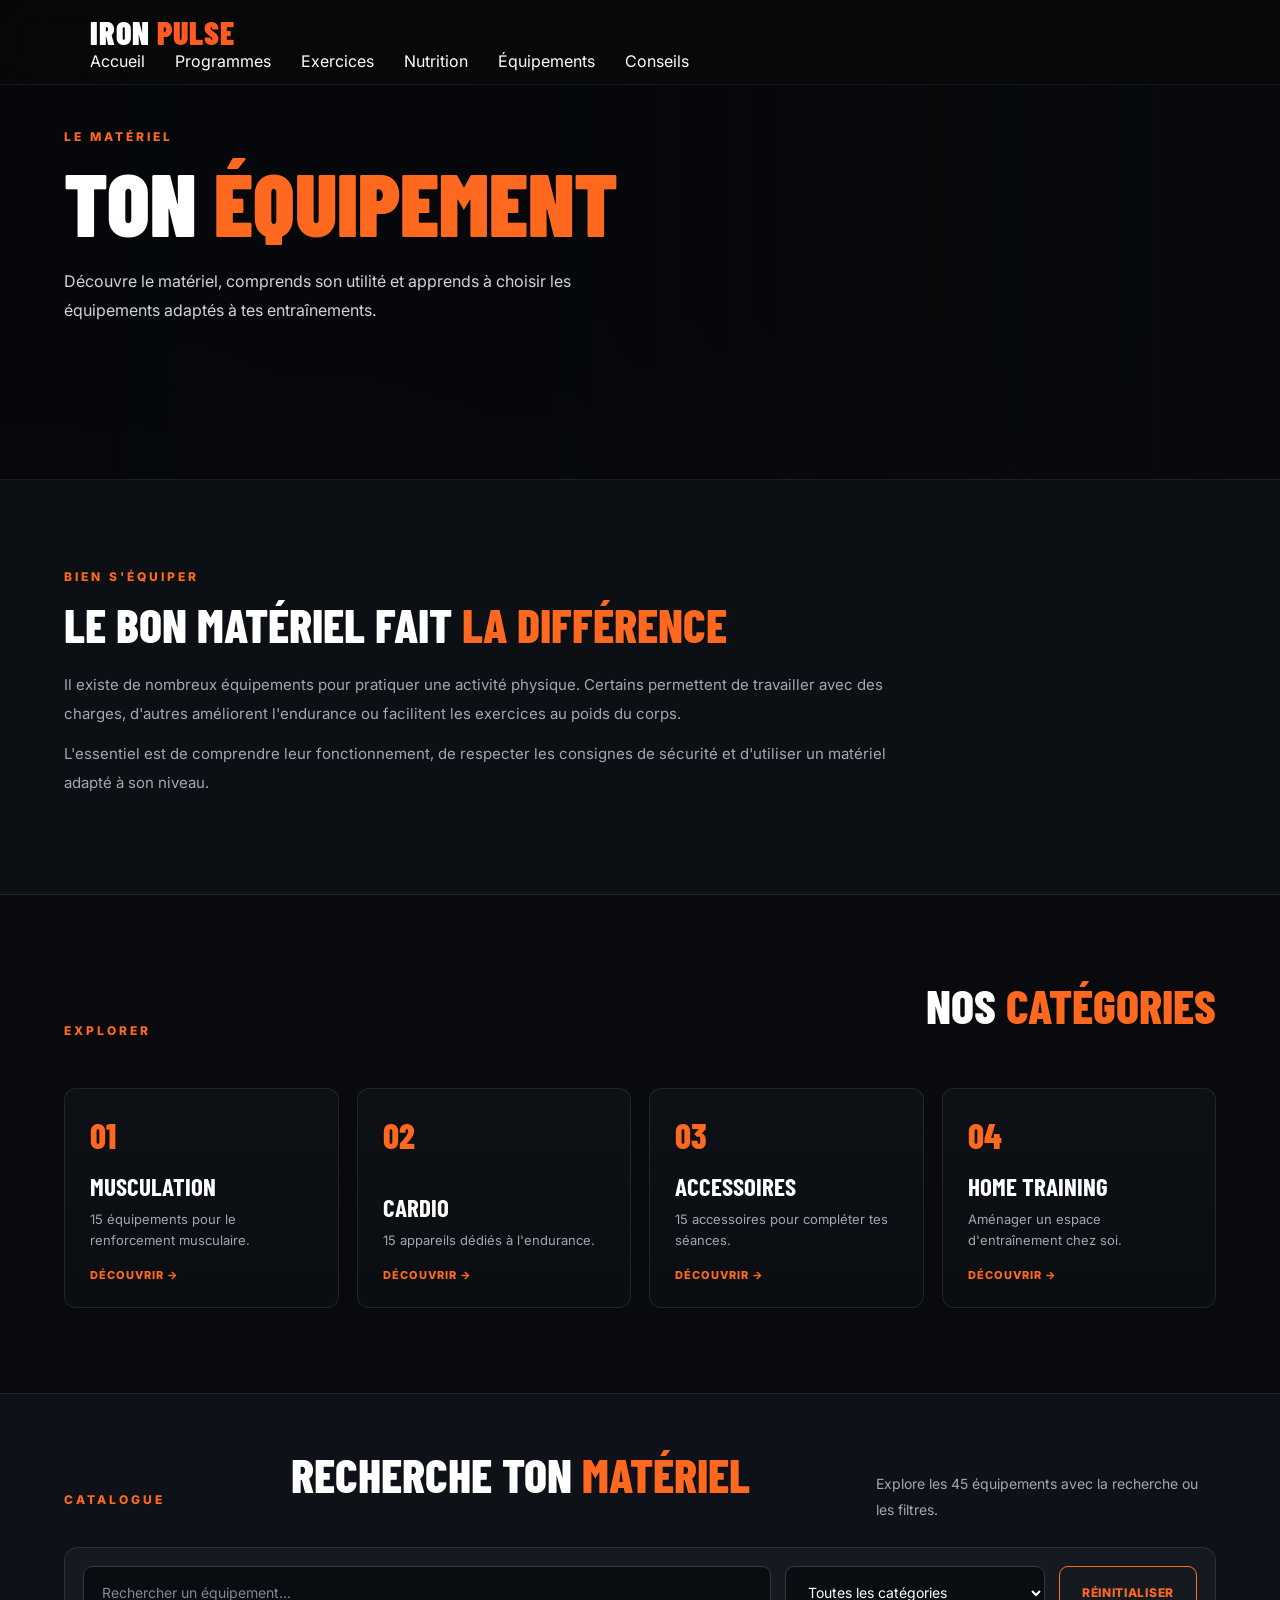
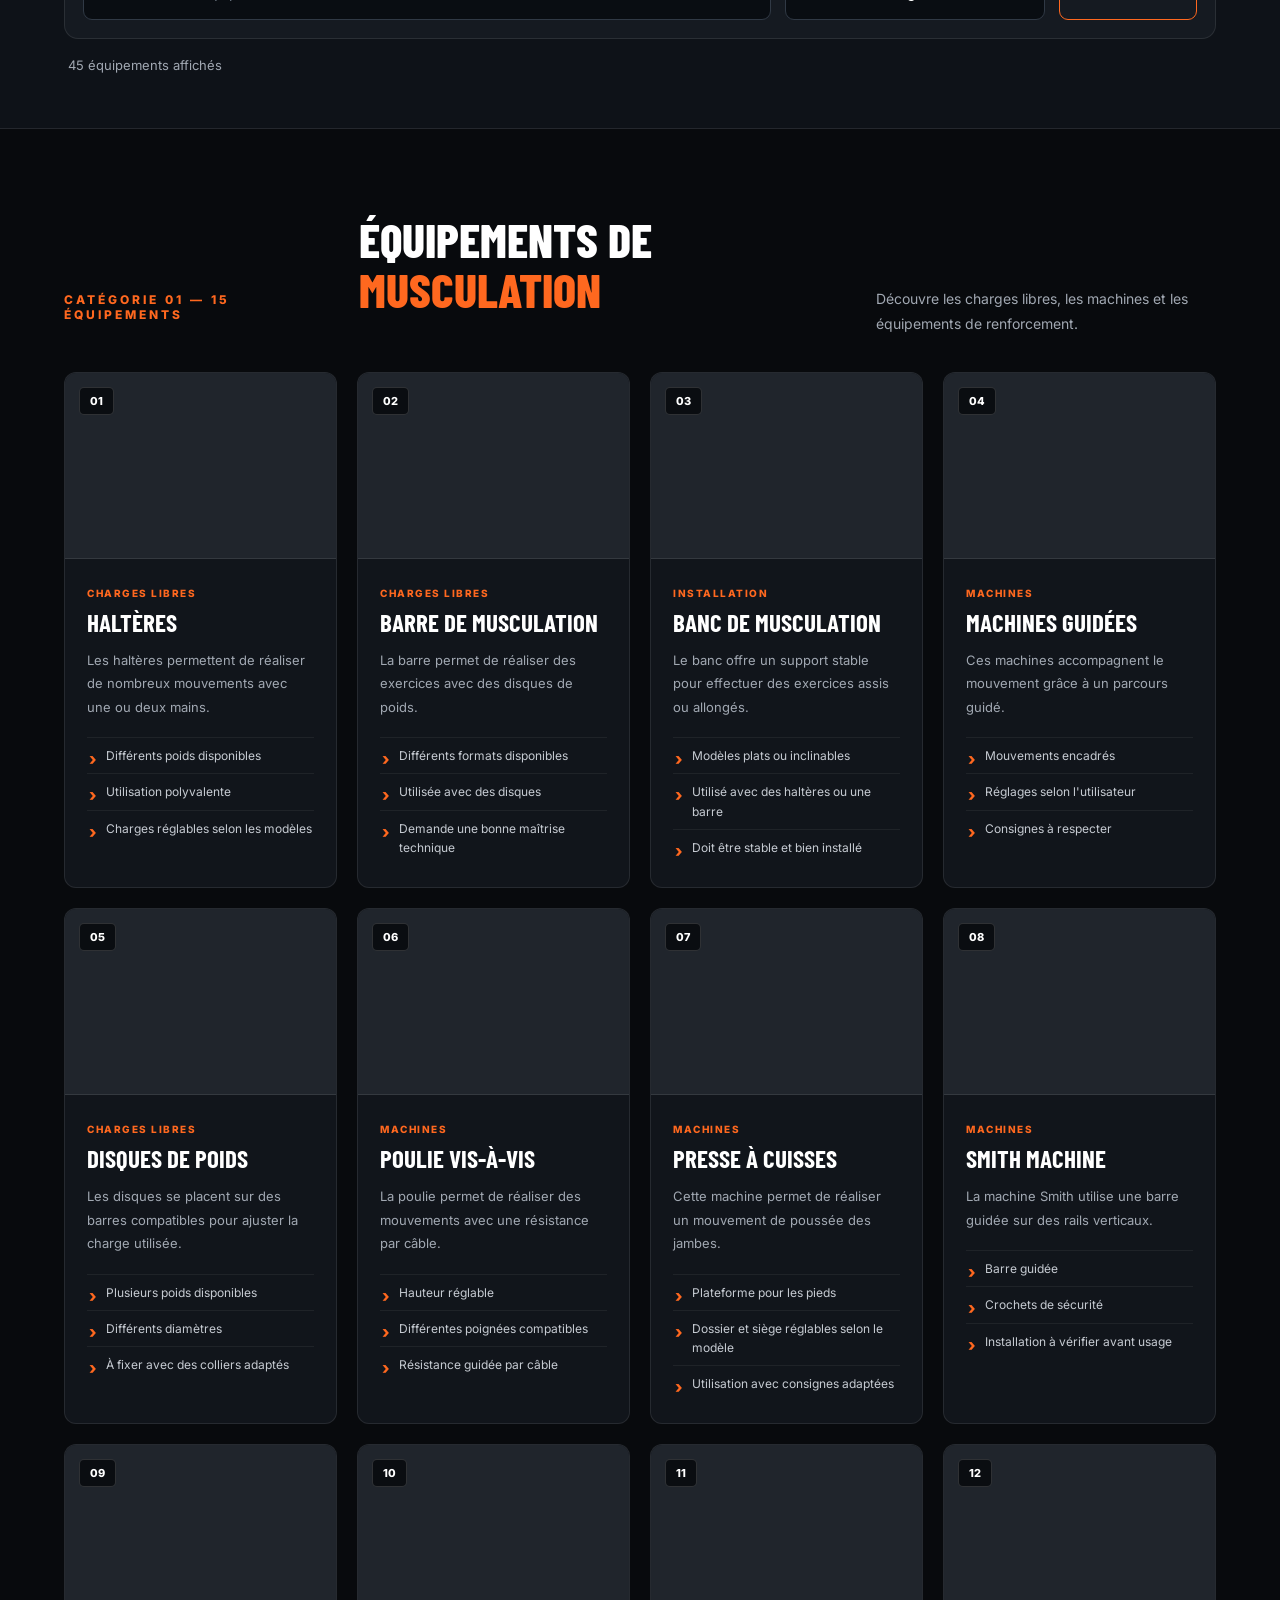
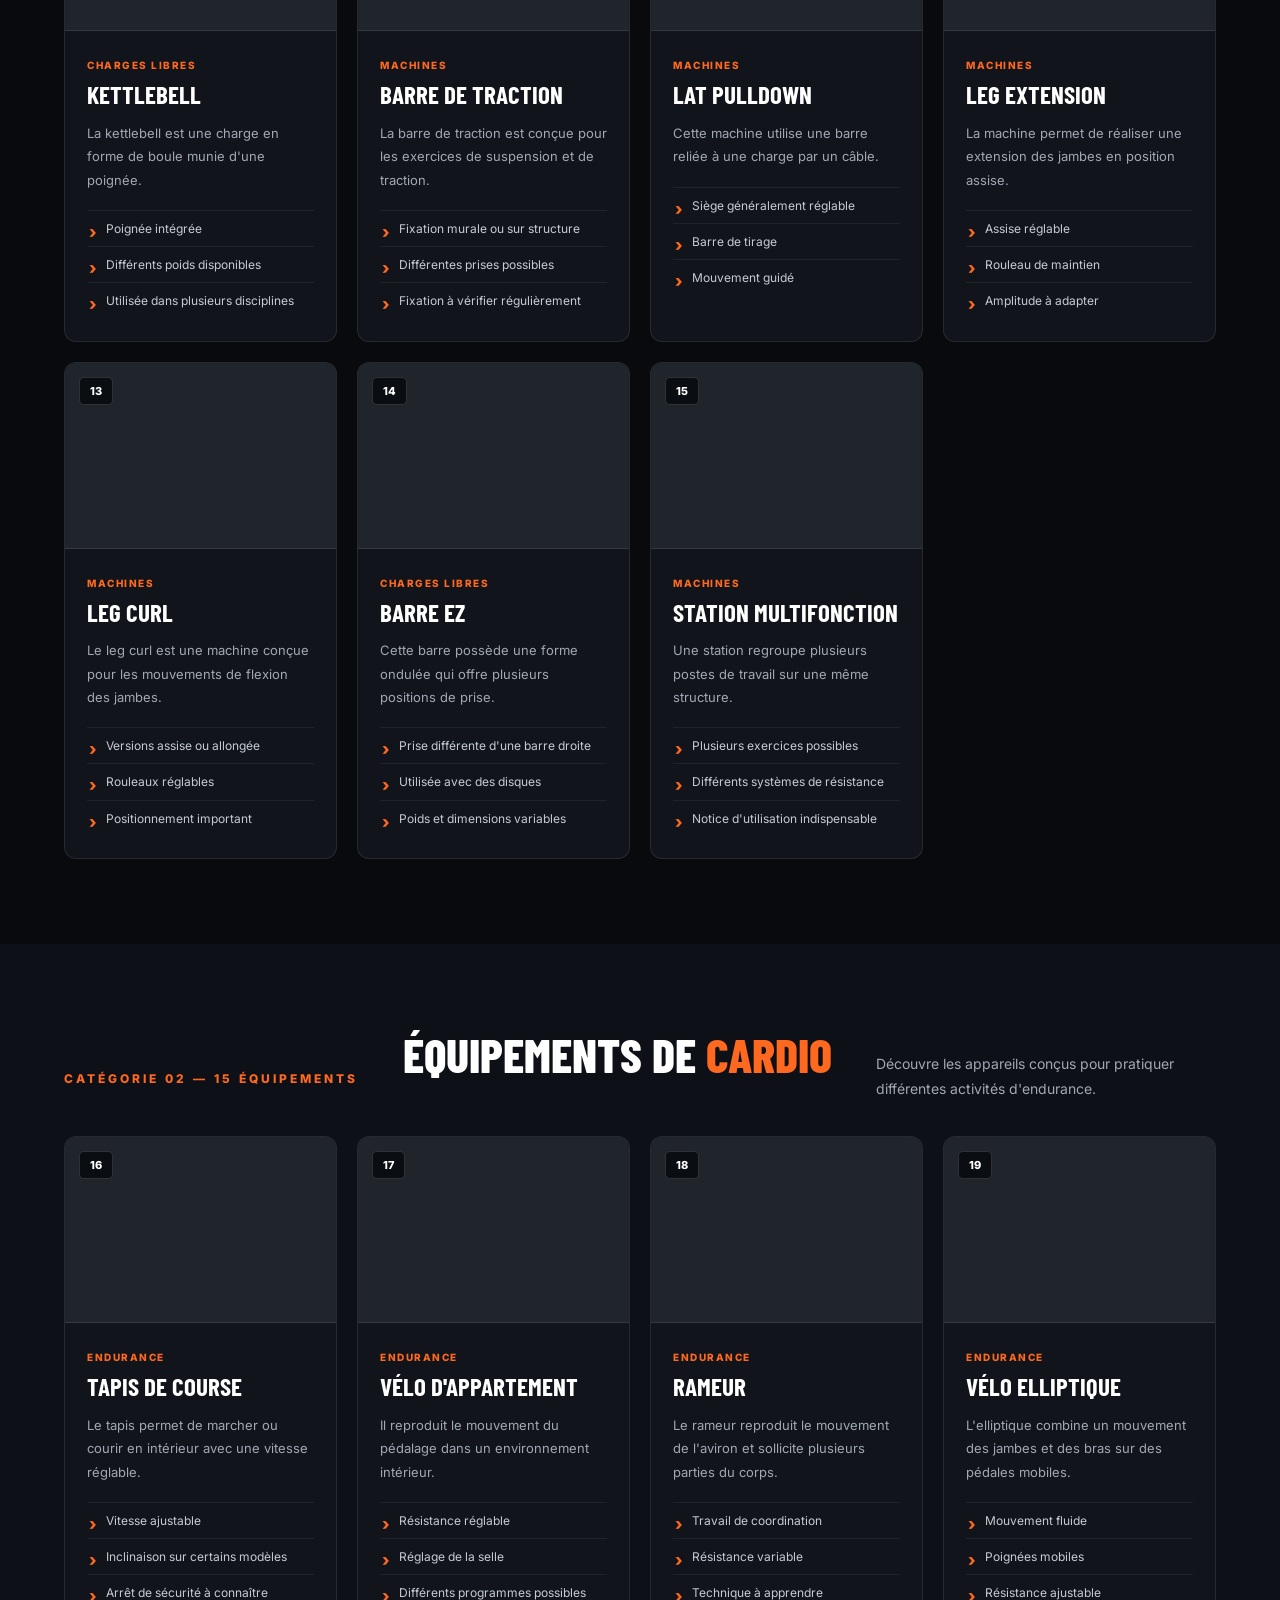
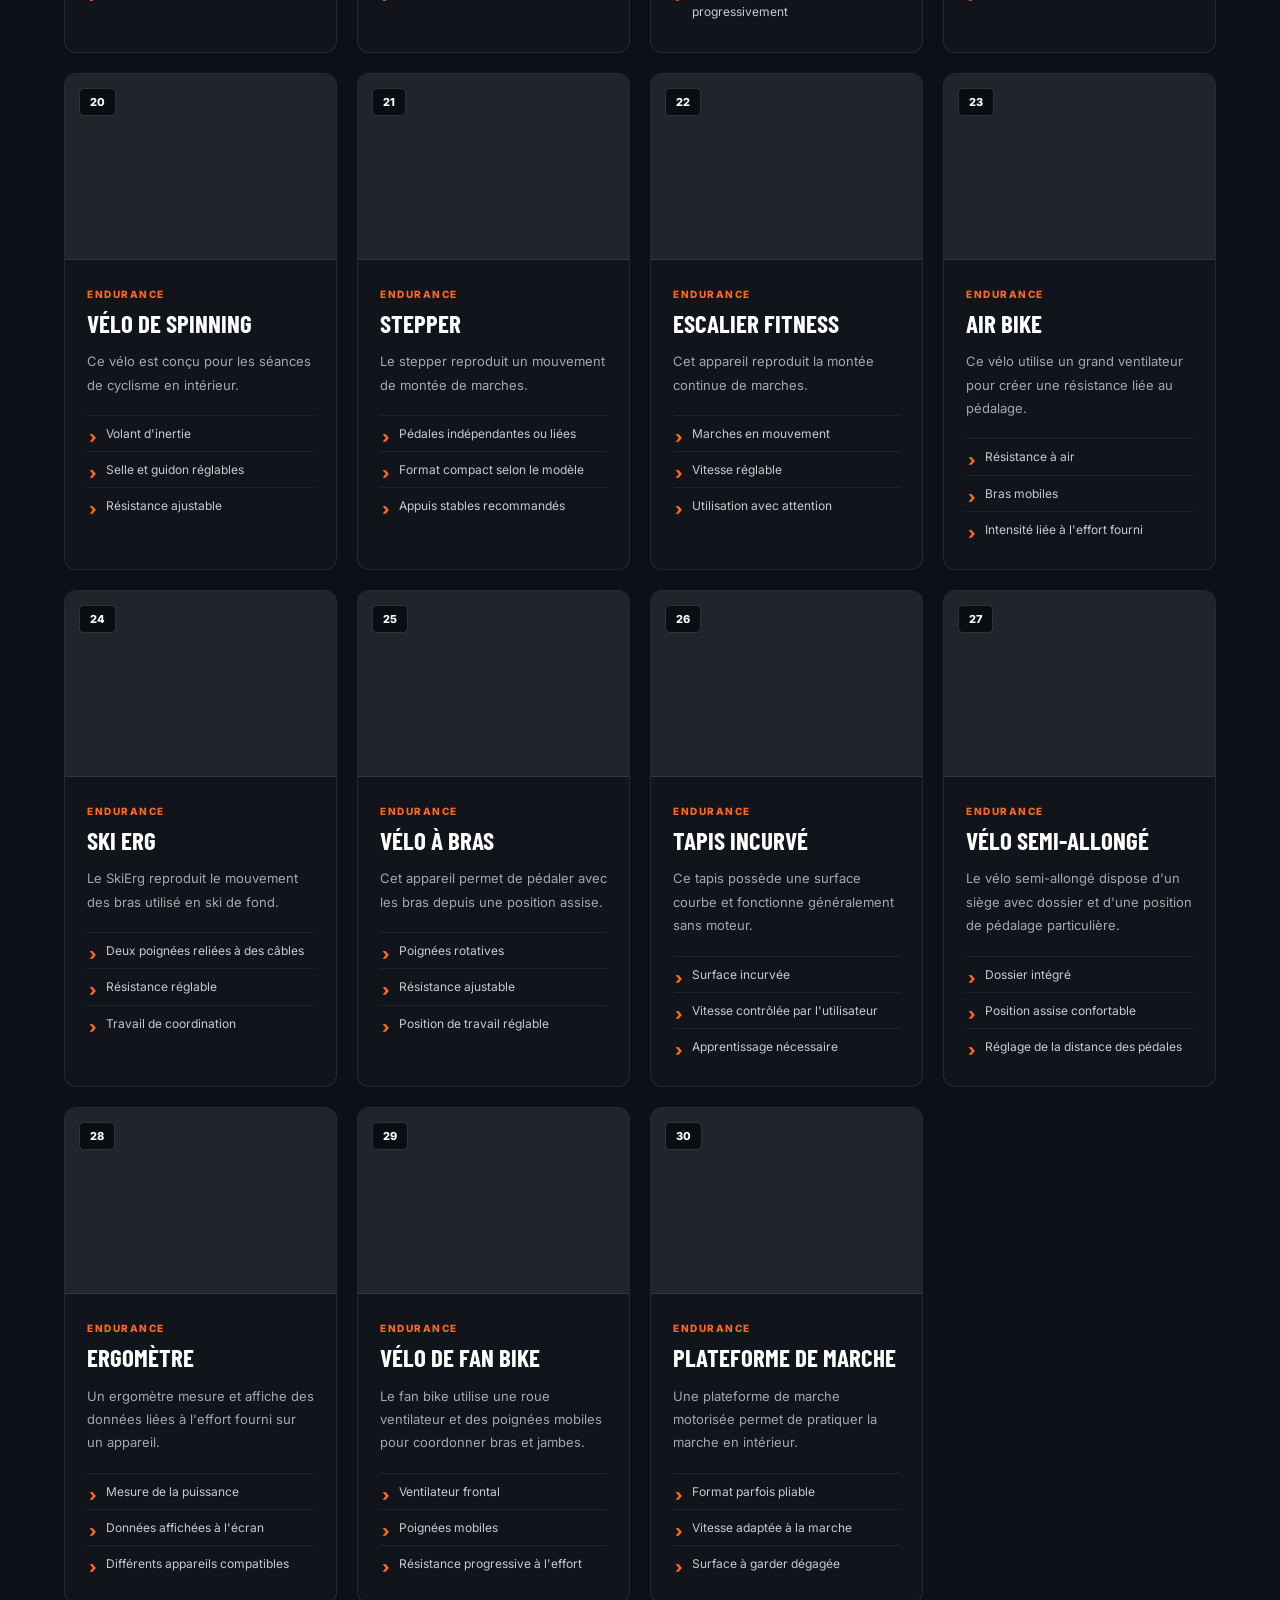
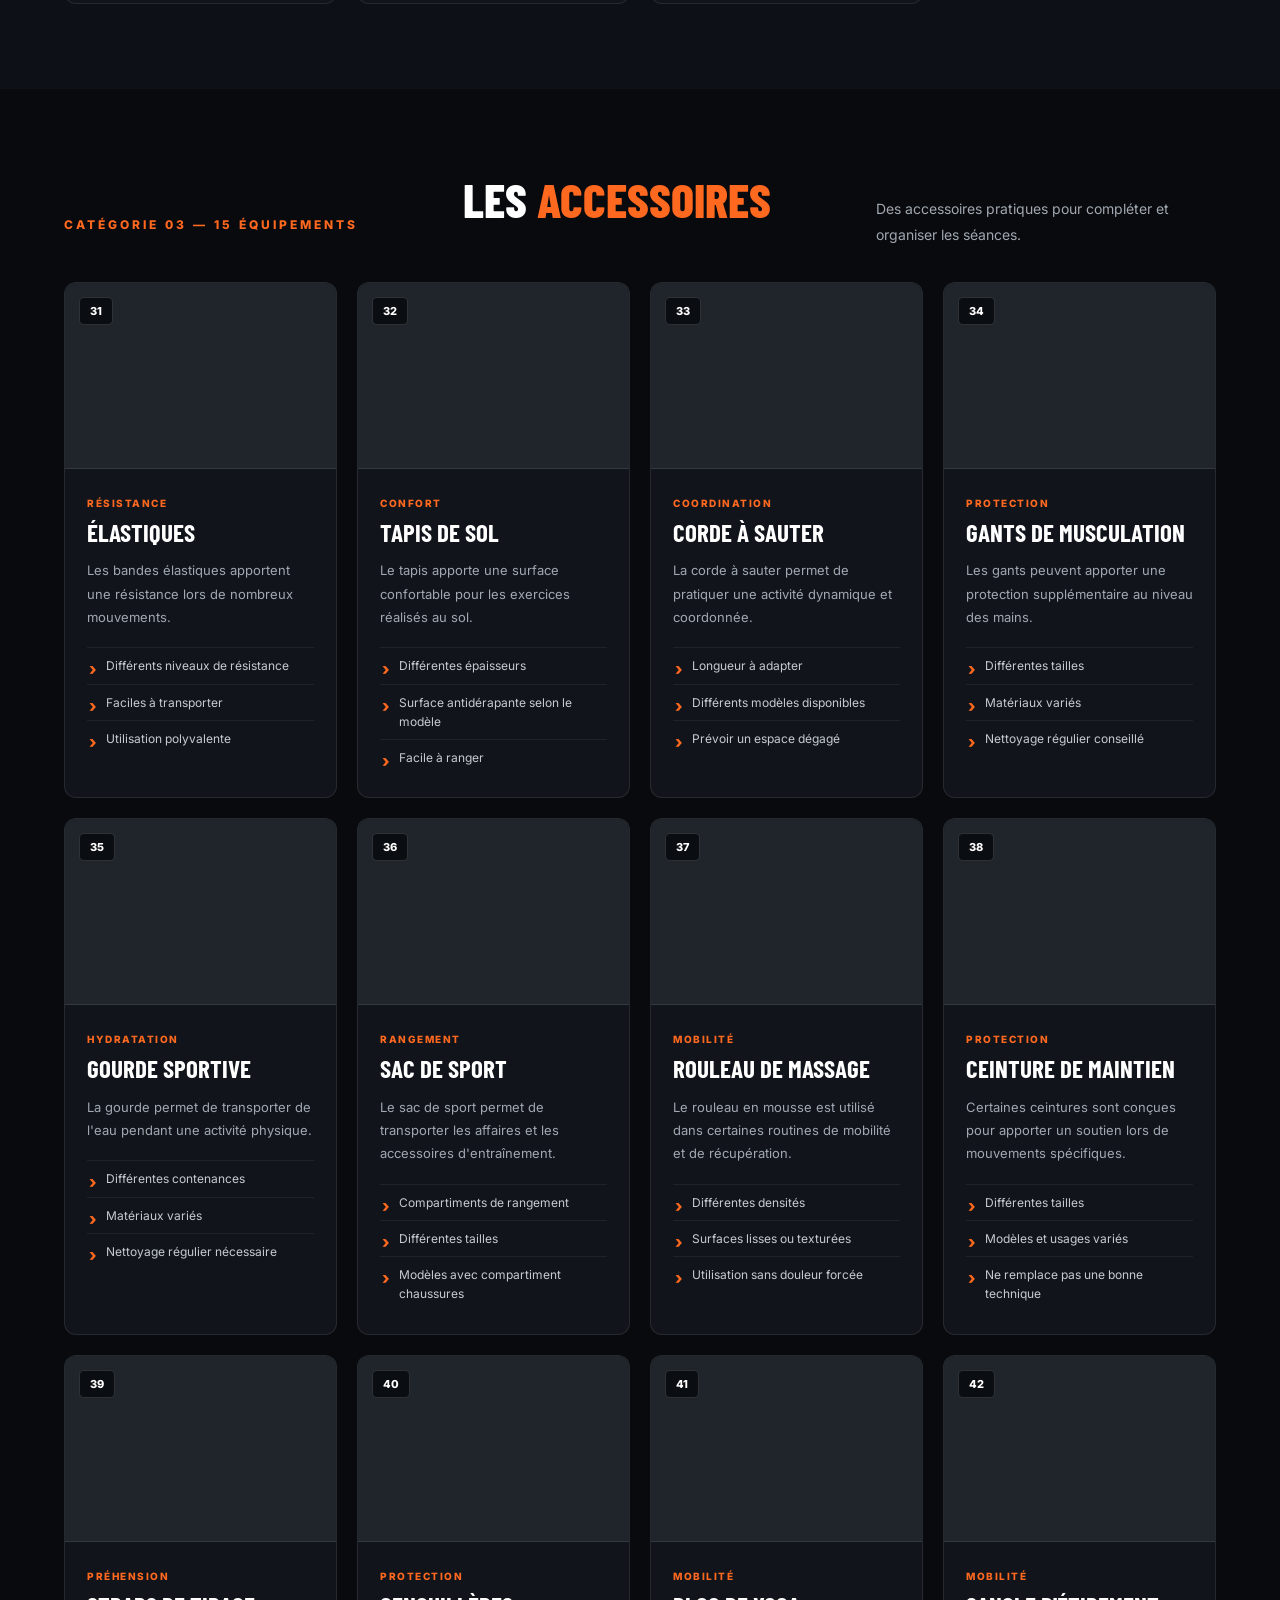
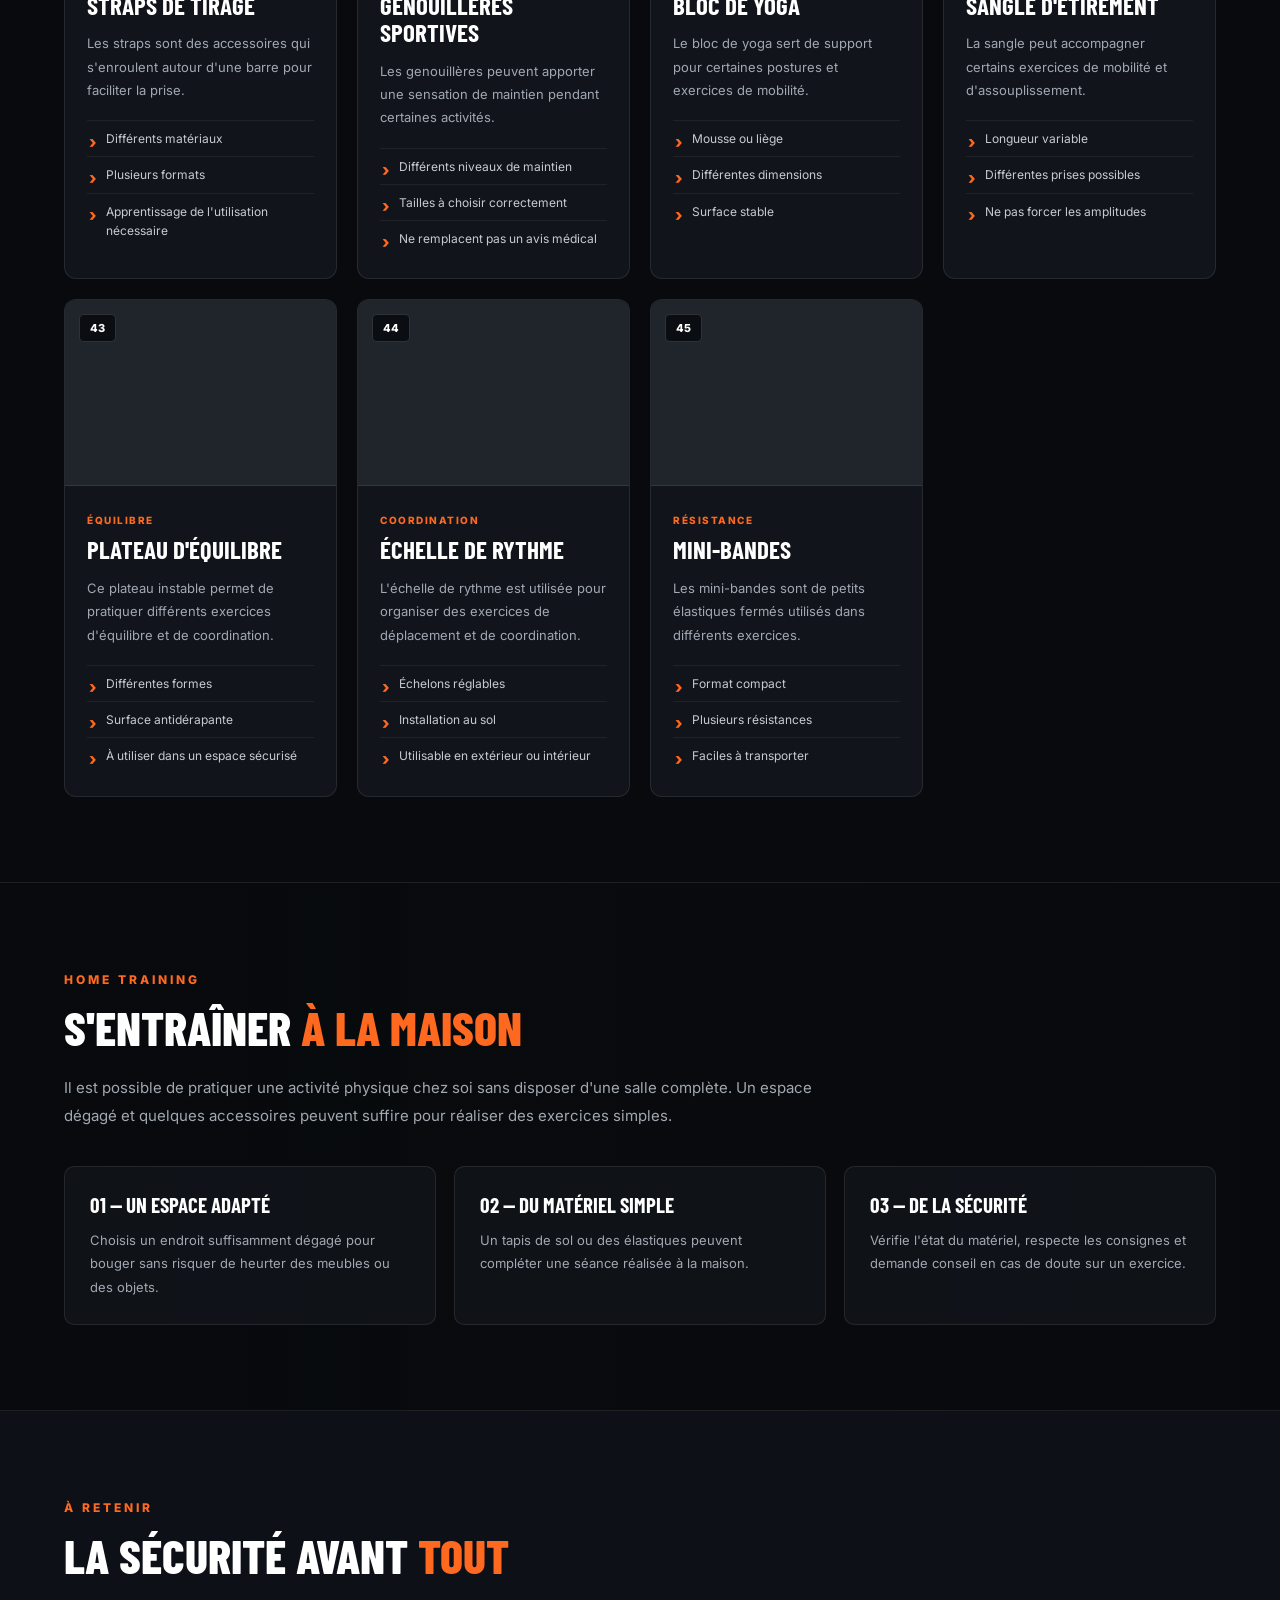
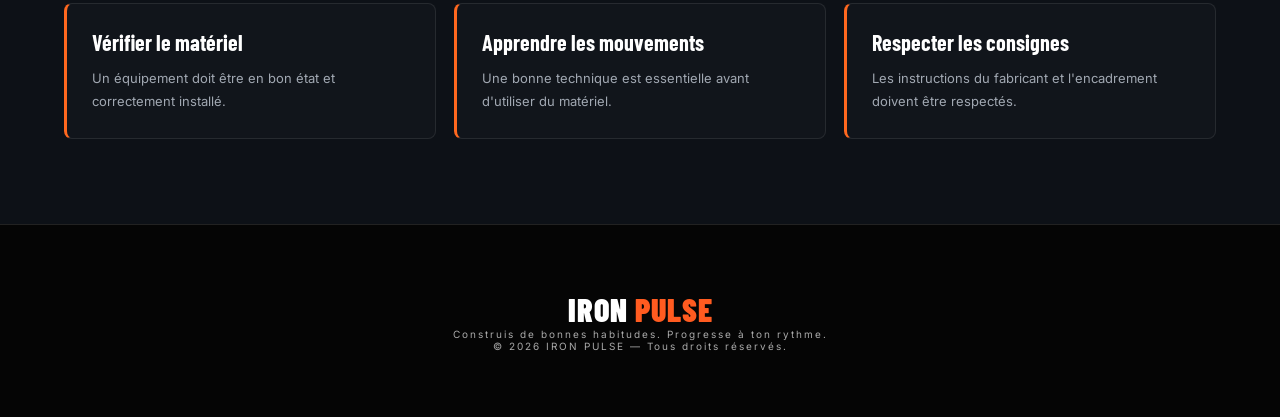
<file: pages/equipements.html>
<!DOCTYPE html>
<html lang="fr">
<head>
    <meta charset="UTF-8">
    <meta name="viewport" content="width=device-width, initial-scale=1.0">

    <title>Équipements | IRON PULSE</title>
    <meta name="description" content="Découvre 45 équipements de musculation, de cardio et accessoires sportifs avec IRON PULSE.">

    <link rel="stylesheet" href="../style.css">
    <link rel="stylesheet" href="../css/equipements.css">

    <link rel="preconnect" href="https://fonts.googleapis.com">
    <link rel="preconnect" href="https://fonts.gstatic.com" crossorigin>
    <link href="https://fonts.googleapis.com/css2?family=Barlow+Condensed:wght@400;500;600;700;800;900&family=Inter:wght@400;500;600;700;800&display=swap" rel="stylesheet">

    <!-- CONFIGURATION PWA -->
<link rel="manifest" href="../manifest.json">
<meta name="theme-color" content="#ff681f">
</head>

<body>

    <!-- HEADER -->
    <header class="header">
        <div class="container header-container">
            <a href="../index.html" class="logo">IRON <span>PULSE</span></a>

            <nav class="nav">
                <a href="../index.html">Accueil</a>
                <a href="programmes.html">Programmes</a>
                <a href="exercices.html">Exercices</a>
                <a href="nutrition.html">Nutrition</a>
                <a href="equipements.html" class="active">Équipements</a>
                <a href="conseils.html">Conseils</a>
            </nav>
        </div>
    </header>

    <main>

        <!-- HERO -->
        <section class="equipment-hero">
            <div class="container">
                <span class="section-tag">LE MATÉRIEL</span>
                <h1>TON <span>ÉQUIPEMENT</span></h1>
                <p>
                    Découvre le matériel, comprends son utilité et apprends
                    à choisir les équipements adaptés à tes entraînements.
                </p>
            </div>
        </section>

        <!-- INTRODUCTION -->
        <section class="equipment-intro section-padding">
            <div class="container">
                <span class="section-tag">BIEN S'ÉQUIPER</span>
                <h2>LE BON MATÉRIEL FAIT <span>LA DIFFÉRENCE</span></h2>

                <p>
                    Il existe de nombreux équipements pour pratiquer une activité
                    physique. Certains permettent de travailler avec des charges,
                    d'autres améliorent l'endurance ou facilitent les exercices
                    au poids du corps.
                </p>

                <p>
                    L'essentiel est de comprendre leur fonctionnement, de respecter
                    les consignes de sécurité et d'utiliser un matériel adapté
                    à son niveau.
                </p>
            </div>
        </section>

        <!-- CATÉGORIES -->
        <section class="equipment-categories section-padding">
            <div class="container">
                <div class="section-heading">
                    <span class="section-tag">EXPLORER</span>
                    <h2>NOS <span>CATÉGORIES</span></h2>
                </div>

                <div class="equipment-category-grid">

                    <a href="#musculation" class="equipment-category-card">
                        <span class="category-number">01</span>
                        <h3>MUSCULATION</h3>
                        <p>15 équipements pour le renforcement musculaire.</p>
                        <span class="category-link">DÉCOUVRIR →</span>
                    </a>

                    <a href="#cardio" class="equipment-category-card">
                        <span class="category-number">02</span>
                        <h3>CARDIO</h3>
                        <p>15 appareils dédiés à l'endurance.</p>
                        <span class="category-link">DÉCOUVRIR →</span>
                    </a>

                    <a href="#accessoires" class="equipment-category-card">
                        <span class="category-number">03</span>
                        <h3>ACCESSOIRES</h3>
                        <p>15 accessoires pour compléter tes séances.</p>
                        <span class="category-link">DÉCOUVRIR →</span>
                    </a>

                    <a href="#maison" class="equipment-category-card">
                        <span class="category-number">04</span>
                        <h3>HOME TRAINING</h3>
                        <p>Aménager un espace d'entraînement chez soi.</p>
                        <span class="category-link">DÉCOUVRIR →</span>
                    </a>

                </div>
            </div>
        </section>

        <!-- RECHERCHE ET FILTRES -->
        <section class="equipment-filters section-padding">
            <div class="container">
                <div class="section-heading">
                    <span class="section-tag">CATALOGUE</span>
                    <h2>RECHERCHE TON <span>MATÉRIEL</span></h2>
                    <p>Explore les 45 équipements avec la recherche ou les filtres.</p>
                </div>

                <div class="equipment-filter-toolbar">
                    <input
                        type="search"
                        id="equipment-search"
                        placeholder="Rechercher un équipement..."
                        aria-label="Rechercher un équipement"
                    >

                    <select id="equipment-category" aria-label="Filtrer par catégorie">
                        <option value="all">Toutes les catégories</option>
                        <option value="musculation">Musculation</option>
                        <option value="cardio">Cardio</option>
                        <option value="accessoires">Accessoires</option>
                    </select>

                    <button type="button" id="equipment-reset">
                        RÉINITIALISER
                    </button>
                </div>

                <p id="equipment-count" class="equipment-count" aria-live="polite">
                    45 équipements affichés
                </p>

                <p id="equipment-empty" class="equipment-empty" hidden>
                    Aucun équipement ne correspond à ta recherche.
                </p>
            </div>
        </section>

        <!-- =================================
             MUSCULATION : 15 ÉQUIPEMENTS
        ================================== -->
        <section class="equipment-section section-padding" id="musculation">
            <div class="container">

                <div class="section-heading">
                    <span class="section-tag">CATÉGORIE 01 — 15 ÉQUIPEMENTS</span>
                    <h2>ÉQUIPEMENTS DE <span>MUSCULATION</span></h2>
                    <p>Découvre les charges libres, les machines et les équipements de renforcement.</p>
                </div>

                <div class="equipment-grid">

                    <article class="equipment-product-card" data-category="musculation">
                        <div class="equipment-card-number">01</div>
                        <div class="equipment-card-content">
                            <span class="equipment-type">CHARGES LIBRES</span>
                            <h3>HALTÈRES</h3>
                            <p>Les haltères permettent de réaliser de nombreux mouvements avec une ou deux mains.</p>
                            <ul>
                                <li>Différents poids disponibles</li>
                                <li>Utilisation polyvalente</li>
                                <li>Charges réglables selon les modèles</li>
                            </ul>
                        </div>
                    </article>

                    <article class="equipment-product-card" data-category="musculation">
                        <div class="equipment-card-number">02</div>
                        <div class="equipment-card-content">
                            <span class="equipment-type">CHARGES LIBRES</span>
                            <h3>BARRE DE MUSCULATION</h3>
                            <p>La barre permet de réaliser des exercices avec des disques de poids.</p>
                            <ul>
                                <li>Différents formats disponibles</li>
                                <li>Utilisée avec des disques</li>
                                <li>Demande une bonne maîtrise technique</li>
                            </ul>
                        </div>
                    </article>

                    <article class="equipment-product-card" data-category="musculation">
                        <div class="equipment-card-number">03</div>
                        <div class="equipment-card-content">
                            <span class="equipment-type">INSTALLATION</span>
                            <h3>BANC DE MUSCULATION</h3>
                            <p>Le banc offre un support stable pour effectuer des exercices assis ou allongés.</p>
                            <ul>
                                <li>Modèles plats ou inclinables</li>
                                <li>Utilisé avec des haltères ou une barre</li>
                                <li>Doit être stable et bien installé</li>
                            </ul>
                        </div>
                    </article>

                    <article class="equipment-product-card" data-category="musculation">
                        <div class="equipment-card-number">04</div>
                        <div class="equipment-card-content">
                            <span class="equipment-type">MACHINES</span>
                            <h3>MACHINES GUIDÉES</h3>
                            <p>Ces machines accompagnent le mouvement grâce à un parcours guidé.</p>
                            <ul>
                                <li>Mouvements encadrés</li>
                                <li>Réglages selon l'utilisateur</li>
                                <li>Consignes à respecter</li>
                            </ul>
                        </div>
                    </article>

                    <article class="equipment-product-card" data-category="musculation">
                        <div class="equipment-card-number">05</div>
                        <div class="equipment-card-content">
                            <span class="equipment-type">CHARGES LIBRES</span>
                            <h3>DISQUES DE POIDS</h3>
                            <p>Les disques se placent sur des barres compatibles pour ajuster la charge utilisée.</p>
                            <ul>
                                <li>Plusieurs poids disponibles</li>
                                <li>Différents diamètres</li>
                                <li>À fixer avec des colliers adaptés</li>
                            </ul>
                        </div>
                    </article>

                    <article class="equipment-product-card" data-category="musculation">
                        <div class="equipment-card-number">06</div>
                        <div class="equipment-card-content">
                            <span class="equipment-type">MACHINES</span>
                            <h3>POULIE VIS-À-VIS</h3>
                            <p>La poulie permet de réaliser des mouvements avec une résistance par câble.</p>
                            <ul>
                                <li>Hauteur réglable</li>
                                <li>Différentes poignées compatibles</li>
                                <li>Résistance guidée par câble</li>
                            </ul>
                        </div>
                    </article>

                    <article class="equipment-product-card" data-category="musculation">
                        <div class="equipment-card-number">07</div>
                        <div class="equipment-card-content">
                            <span class="equipment-type">MACHINES</span>
                            <h3>PRESSE À CUISSES</h3>
                            <p>Cette machine permet de réaliser un mouvement de poussée des jambes.</p>
                            <ul>
                                <li>Plateforme pour les pieds</li>
                                <li>Dossier et siège réglables selon le modèle</li>
                                <li>Utilisation avec consignes adaptées</li>
                            </ul>
                        </div>
                    </article>

                    <article class="equipment-product-card" data-category="musculation">
                        <div class="equipment-card-number">08</div>
                        <div class="equipment-card-content">
                            <span class="equipment-type">MACHINES</span>
                            <h3>SMITH MACHINE</h3>
                            <p>La machine Smith utilise une barre guidée sur des rails verticaux.</p>
                            <ul>
                                <li>Barre guidée</li>
                                <li>Crochets de sécurité</li>
                                <li>Installation à vérifier avant usage</li>
                            </ul>
                        </div>
                    </article>

                    <article class="equipment-product-card" data-category="musculation">
                        <div class="equipment-card-number">09</div>
                        <div class="equipment-card-content">
                            <span class="equipment-type">CHARGES LIBRES</span>
                            <h3>KETTLEBELL</h3>
                            <p>La kettlebell est une charge en forme de boule munie d'une poignée.</p>
                            <ul>
                                <li>Poignée intégrée</li>
                                <li>Différents poids disponibles</li>
                                <li>Utilisée dans plusieurs disciplines</li>
                            </ul>
                        </div>
                    </article>

                    <article class="equipment-product-card" data-category="musculation">
                        <div class="equipment-card-number">10</div>
                        <div class="equipment-card-content">
                            <span class="equipment-type">MACHINES</span>
                            <h3>BARRE DE TRACTION</h3>
                            <p>La barre de traction est conçue pour les exercices de suspension et de traction.</p>
                            <ul>
                                <li>Fixation murale ou sur structure</li>
                                <li>Différentes prises possibles</li>
                                <li>Fixation à vérifier régulièrement</li>
                            </ul>
                        </div>
                    </article>

                    <article class="equipment-product-card" data-category="musculation">
                        <div class="equipment-card-number">11</div>
                        <div class="equipment-card-content">
                            <span class="equipment-type">MACHINES</span>
                            <h3>LAT PULLDOWN</h3>
                            <p>Cette machine utilise une barre reliée à une charge par un câble.</p>
                            <ul>
                                <li>Siège généralement réglable</li>
                                <li>Barre de tirage</li>
                                <li>Mouvement guidé</li>
                            </ul>
                        </div>
                    </article>

                    <article class="equipment-product-card" data-category="musculation">
                        <div class="equipment-card-number">12</div>
                        <div class="equipment-card-content">
                            <span class="equipment-type">MACHINES</span>
                            <h3>LEG EXTENSION</h3>
                            <p>La machine permet de réaliser une extension des jambes en position assise.</p>
                            <ul>
                                <li>Assise réglable</li>
                                <li>Rouleau de maintien</li>
                                <li>Amplitude à adapter</li>
                            </ul>
                        </div>
                    </article>

                    <article class="equipment-product-card" data-category="musculation">
                        <div class="equipment-card-number">13</div>
                        <div class="equipment-card-content">
                            <span class="equipment-type">MACHINES</span>
                            <h3>LEG CURL</h3>
                            <p>Le leg curl est une machine conçue pour les mouvements de flexion des jambes.</p>
                            <ul>
                                <li>Versions assise ou allongée</li>
                                <li>Rouleaux réglables</li>
                                <li>Positionnement important</li>
                            </ul>
                        </div>
                    </article>

                    <article class="equipment-product-card" data-category="musculation">
                        <div class="equipment-card-number">14</div>
                        <div class="equipment-card-content">
                            <span class="equipment-type">CHARGES LIBRES</span>
                            <h3>BARRE EZ</h3>
                            <p>Cette barre possède une forme ondulée qui offre plusieurs positions de prise.</p>
                            <ul>
                                <li>Prise différente d'une barre droite</li>
                                <li>Utilisée avec des disques</li>
                                <li>Poids et dimensions variables</li>
                            </ul>
                        </div>
                    </article>

                    <article class="equipment-product-card" data-category="musculation">
                        <div class="equipment-card-number">15</div>
                        <div class="equipment-card-content">
                            <span class="equipment-type">MACHINES</span>
                            <h3>STATION MULTIFONCTION</h3>
                            <p>Une station regroupe plusieurs postes de travail sur une même structure.</p>
                            <ul>
                                <li>Plusieurs exercices possibles</li>
                                <li>Différents systèmes de résistance</li>
                                <li>Notice d'utilisation indispensable</li>
                            </ul>
                        </div>
                    </article>

                </div>
            </div>
        </section>

        <!-- =================================
             CARDIO : 15 ÉQUIPEMENTS
        ================================== -->
        <section class="equipment-section equipment-section-alt section-padding" id="cardio">
            <div class="container">

                <div class="section-heading">
                    <span class="section-tag">CATÉGORIE 02 — 15 ÉQUIPEMENTS</span>
                    <h2>ÉQUIPEMENTS DE <span>CARDIO</span></h2>
                    <p>Découvre les appareils conçus pour pratiquer différentes activités d'endurance.</p>
                </div>

                <div class="equipment-grid">

                    <article class="equipment-product-card" data-category="cardio">
                        <div class="equipment-card-number">16</div>
                        <div class="equipment-card-content">
                            <span class="equipment-type">ENDURANCE</span>
                            <h3>TAPIS DE COURSE</h3>
                            <p>Le tapis permet de marcher ou courir en intérieur avec une vitesse réglable.</p>
                            <ul>
                                <li>Vitesse ajustable</li>
                                <li>Inclinaison sur certains modèles</li>
                                <li>Arrêt de sécurité à connaître</li>
                            </ul>
                        </div>
                    </article>

                    <article class="equipment-product-card" data-category="cardio">
                        <div class="equipment-card-number">17</div>
                        <div class="equipment-card-content">
                            <span class="equipment-type">ENDURANCE</span>
                            <h3>VÉLO D'APPARTEMENT</h3>
                            <p>Il reproduit le mouvement du pédalage dans un environnement intérieur.</p>
                            <ul>
                                <li>Résistance réglable</li>
                                <li>Réglage de la selle</li>
                                <li>Différents programmes possibles</li>
                            </ul>
                        </div>
                    </article>

                    <article class="equipment-product-card" data-category="cardio">
                        <div class="equipment-card-number">18</div>
                        <div class="equipment-card-content">
                            <span class="equipment-type">ENDURANCE</span>
                            <h3>RAMEUR</h3>
                            <p>Le rameur reproduit le mouvement de l'aviron et sollicite plusieurs parties du corps.</p>
                            <ul>
                                <li>Travail de coordination</li>
                                <li>Résistance variable</li>
                                <li>Technique à apprendre progressivement</li>
                            </ul>
                        </div>
                    </article>

                    <article class="equipment-product-card" data-category="cardio">
                        <div class="equipment-card-number">19</div>
                        <div class="equipment-card-content">
                            <span class="equipment-type">ENDURANCE</span>
                            <h3>VÉLO ELLIPTIQUE</h3>
                            <p>L'elliptique combine un mouvement des jambes et des bras sur des pédales mobiles.</p>
                            <ul>
                                <li>Mouvement fluide</li>
                                <li>Poignées mobiles</li>
                                <li>Résistance ajustable</li>
                            </ul>
                        </div>
                    </article>

                    <article class="equipment-product-card" data-category="cardio">
                        <div class="equipment-card-number">20</div>
                        <div class="equipment-card-content">
                            <span class="equipment-type">ENDURANCE</span>
                            <h3>VÉLO DE SPINNING</h3>
                            <p>Ce vélo est conçu pour les séances de cyclisme en intérieur.</p>
                            <ul>
                                <li>Volant d'inertie</li>
                                <li>Selle et guidon réglables</li>
                                <li>Résistance ajustable</li>
                            </ul>
                        </div>
                    </article>

                    <article class="equipment-product-card" data-category="cardio">
                        <div class="equipment-card-number">21</div>
                        <div class="equipment-card-content">
                            <span class="equipment-type">ENDURANCE</span>
                            <h3>STEPPER</h3>
                            <p>Le stepper reproduit un mouvement de montée de marches.</p>
                            <ul>
                                <li>Pédales indépendantes ou liées</li>
                                <li>Format compact selon le modèle</li>
                                <li>Appuis stables recommandés</li>
                            </ul>
                        </div>
                    </article>

                    <article class="equipment-product-card" data-category="cardio">
                        <div class="equipment-card-number">22</div>
                        <div class="equipment-card-content">
                            <span class="equipment-type">ENDURANCE</span>
                            <h3>ESCALIER FITNESS</h3>
                            <p>Cet appareil reproduit la montée continue de marches.</p>
                            <ul>
                                <li>Marches en mouvement</li>
                                <li>Vitesse réglable</li>
                                <li>Utilisation avec attention</li>
                            </ul>
                        </div>
                    </article>

                    <article class="equipment-product-card" data-category="cardio">
                        <div class="equipment-card-number">23</div>
                        <div class="equipment-card-content">
                            <span class="equipment-type">ENDURANCE</span>
                            <h3>AIR BIKE</h3>
                            <p>Ce vélo utilise un grand ventilateur pour créer une résistance liée au pédalage.</p>
                            <ul>
                                <li>Résistance à air</li>
                                <li>Bras mobiles</li>
                                <li>Intensité liée à l'effort fourni</li>
                            </ul>
                        </div>
                    </article>

                    <article class="equipment-product-card" data-category="cardio">
                        <div class="equipment-card-number">24</div>
                        <div class="equipment-card-content">
                            <span class="equipment-type">ENDURANCE</span>
                            <h3>SKI ERG</h3>
                            <p>Le SkiErg reproduit le mouvement des bras utilisé en ski de fond.</p>
                            <ul>
                                <li>Deux poignées reliées à des câbles</li>
                                <li>Résistance réglable</li>
                                <li>Travail de coordination</li>
                            </ul>
                        </div>
                    </article>

                    <article class="equipment-product-card" data-category="cardio">
                        <div class="equipment-card-number">25</div>
                        <div class="equipment-card-content">
                            <span class="equipment-type">ENDURANCE</span>
                            <h3>VÉLO À BRAS</h3>
                            <p>Cet appareil permet de pédaler avec les bras depuis une position assise.</p>
                            <ul>
                                <li>Poignées rotatives</li>
                                <li>Résistance ajustable</li>
                                <li>Position de travail réglable</li>
                            </ul>
                        </div>
                    </article>

                    <article class="equipment-product-card" data-category="cardio">
                        <div class="equipment-card-number">26</div>
                        <div class="equipment-card-content">
                            <span class="equipment-type">ENDURANCE</span>
                            <h3>TAPIS INCURVÉ</h3>
                            <p>Ce tapis possède une surface courbe et fonctionne généralement sans moteur.</p>
                            <ul>
                                <li>Surface incurvée</li>
                                <li>Vitesse contrôlée par l'utilisateur</li>
                                <li>Apprentissage nécessaire</li>
                            </ul>
                        </div>
                    </article>

                    <article class="equipment-product-card" data-category="cardio">
                        <div class="equipment-card-number">27</div>
                        <div class="equipment-card-content">
                            <span class="equipment-type">ENDURANCE</span>
                            <h3>VÉLO SEMI-ALLONGÉ</h3>
                            <p>Le vélo semi-allongé dispose d'un siège avec dossier et d'une position de pédalage particulière.</p>
                            <ul>
                                <li>Dossier intégré</li>
                                <li>Position assise confortable</li>
                                <li>Réglage de la distance des pédales</li>
                            </ul>
                        </div>
                    </article>

                    <article class="equipment-product-card" data-category="cardio">
                        <div class="equipment-card-number">28</div>
                        <div class="equipment-card-content">
                            <span class="equipment-type">ENDURANCE</span>
                            <h3>ERGOMÈTRE</h3>
                            <p>Un ergomètre mesure et affiche des données liées à l'effort fourni sur un appareil.</p>
                            <ul>
                                <li>Mesure de la puissance</li>
                                <li>Données affichées à l'écran</li>
                                <li>Différents appareils compatibles</li>
                            </ul>
                        </div>
                    </article>

                    <article class="equipment-product-card" data-category="cardio">
                        <div class="equipment-card-number">29</div>
                        <div class="equipment-card-content">
                            <span class="equipment-type">ENDURANCE</span>
                            <h3>VÉLO DE FAN BIKE</h3>
                            <p>Le fan bike utilise une roue ventilateur et des poignées mobiles pour coordonner bras et jambes.</p>
                            <ul>
                                <li>Ventilateur frontal</li>
                                <li>Poignées mobiles</li>
                                <li>Résistance progressive à l'effort</li>
                            </ul>
                        </div>
                    </article>

                    <article class="equipment-product-card" data-category="cardio">
                        <div class="equipment-card-number">30</div>
                        <div class="equipment-card-content">
                            <span class="equipment-type">ENDURANCE</span>
                            <h3>PLATEFORME DE MARCHE</h3>
                            <p>Une plateforme de marche motorisée permet de pratiquer la marche en intérieur.</p>
                            <ul>
                                <li>Format parfois pliable</li>
                                <li>Vitesse adaptée à la marche</li>
                                <li>Surface à garder dégagée</li>
                            </ul>
                        </div>
                    </article>

                </div>
            </div>
        </section>

        <!-- =================================
             ACCESSOIRES : 15 ÉQUIPEMENTS
        ================================== -->
        <section class="equipment-section section-padding" id="accessoires">
            <div class="container">

                <div class="section-heading">
                    <span class="section-tag">CATÉGORIE 03 — 15 ÉQUIPEMENTS</span>
                    <h2>LES <span>ACCESSOIRES</span></h2>
                    <p>Des accessoires pratiques pour compléter et organiser les séances.</p>
                </div>

                <div class="equipment-grid">

                    <article class="equipment-product-card" data-category="accessoires">
                        <div class="equipment-card-number">31</div>
                        <div class="equipment-card-content">
                            <span class="equipment-type">RÉSISTANCE</span>
                            <h3>ÉLASTIQUES</h3>
                            <p>Les bandes élastiques apportent une résistance lors de nombreux mouvements.</p>
                            <ul>
                                <li>Différents niveaux de résistance</li>
                                <li>Faciles à transporter</li>
                                <li>Utilisation polyvalente</li>
                            </ul>
                        </div>
                    </article>

                    <article class="equipment-product-card" data-category="accessoires">
                        <div class="equipment-card-number">32</div>
                        <div class="equipment-card-content">
                            <span class="equipment-type">CONFORT</span>
                            <h3>TAPIS DE SOL</h3>
                            <p>Le tapis apporte une surface confortable pour les exercices réalisés au sol.</p>
                            <ul>
                                <li>Différentes épaisseurs</li>
                                <li>Surface antidérapante selon le modèle</li>
                                <li>Facile à ranger</li>
                            </ul>
                        </div>
                    </article>

                    <article class="equipment-product-card" data-category="accessoires">
                        <div class="equipment-card-number">33</div>
                        <div class="equipment-card-content">
                            <span class="equipment-type">COORDINATION</span>
                            <h3>CORDE À SAUTER</h3>
                            <p>La corde à sauter permet de pratiquer une activité dynamique et coordonnée.</p>
                            <ul>
                                <li>Longueur à adapter</li>
                                <li>Différents modèles disponibles</li>
                                <li>Prévoir un espace dégagé</li>
                            </ul>
                        </div>
                    </article>

                    <article class="equipment-product-card" data-category="accessoires">
                        <div class="equipment-card-number">34</div>
                        <div class="equipment-card-content">
                            <span class="equipment-type">PROTECTION</span>
                            <h3>GANTS DE MUSCULATION</h3>
                            <p>Les gants peuvent apporter une protection supplémentaire au niveau des mains.</p>
                            <ul>
                                <li>Différentes tailles</li>
                                <li>Matériaux variés</li>
                                <li>Nettoyage régulier conseillé</li>
                            </ul>
                        </div>
                    </article>

                    <article class="equipment-product-card" data-category="accessoires">
                        <div class="equipment-card-number">35</div>
                        <div class="equipment-card-content">
                            <span class="equipment-type">HYDRATATION</span>
                            <h3>GOURDE SPORTIVE</h3>
                            <p>La gourde permet de transporter de l'eau pendant une activité physique.</p>
                            <ul>
                                <li>Différentes contenances</li>
                                <li>Matériaux variés</li>
                                <li>Nettoyage régulier nécessaire</li>
                            </ul>
                        </div>
                    </article>

                    <article class="equipment-product-card" data-category="accessoires">
                        <div class="equipment-card-number">36</div>
                        <div class="equipment-card-content">
                            <span class="equipment-type">RANGEMENT</span>
                            <h3>SAC DE SPORT</h3>
                            <p>Le sac de sport permet de transporter les affaires et les accessoires d'entraînement.</p>
                            <ul>
                                <li>Compartiments de rangement</li>
                                <li>Différentes tailles</li>
                                <li>Modèles avec compartiment chaussures</li>
                            </ul>
                        </div>
                    </article>

                    <article class="equipment-product-card" data-category="accessoires">
                        <div class="equipment-card-number">37</div>
                        <div class="equipment-card-content">
                            <span class="equipment-type">MOBILITÉ</span>
                            <h3>ROULEAU DE MASSAGE</h3>
                            <p>Le rouleau en mousse est utilisé dans certaines routines de mobilité et de récupération.</p>
                            <ul>
                                <li>Différentes densités</li>
                                <li>Surfaces lisses ou texturées</li>
                                <li>Utilisation sans douleur forcée</li>
                            </ul>
                        </div>
                    </article>

                    <article class="equipment-product-card" data-category="accessoires">
                        <div class="equipment-card-number">38</div>
                        <div class="equipment-card-content">
                            <span class="equipment-type">PROTECTION</span>
                            <h3>CEINTURE DE MAINTIEN</h3>
                            <p>Certaines ceintures sont conçues pour apporter un soutien lors de mouvements spécifiques.</p>
                            <ul>
                                <li>Différentes tailles</li>
                                <li>Modèles et usages variés</li>
                                <li>Ne remplace pas une bonne technique</li>
                            </ul>
                        </div>
                    </article>

                    <article class="equipment-product-card" data-category="accessoires">
                        <div class="equipment-card-number">39</div>
                        <div class="equipment-card-content">
                            <span class="equipment-type">PRÉHENSION</span>
                            <h3>STRAPS DE TIRAGE</h3>
                            <p>Les straps sont des accessoires qui s'enroulent autour d'une barre pour faciliter la prise.</p>
                            <ul>
                                <li>Différents matériaux</li>
                                <li>Plusieurs formats</li>
                                <li>Apprentissage de l'utilisation nécessaire</li>
                            </ul>
                        </div>
                    </article>

                    <article class="equipment-product-card" data-category="accessoires">
                        <div class="equipment-card-number">40</div>
                        <div class="equipment-card-content">
                            <span class="equipment-type">PROTECTION</span>
                            <h3>GENOUILLÈRES SPORTIVES</h3>
                            <p>Les genouillères peuvent apporter une sensation de maintien pendant certaines activités.</p>
                            <ul>
                                <li>Différents niveaux de maintien</li>
                                <li>Tailles à choisir correctement</li>
                                <li>Ne remplacent pas un avis médical</li>
                            </ul>
                        </div>
                    </article>

                    <article class="equipment-product-card" data-category="accessoires">
                        <div class="equipment-card-number">41</div>
                        <div class="equipment-card-content">
                            <span class="equipment-type">MOBILITÉ</span>
                            <h3>BLOC DE YOGA</h3>
                            <p>Le bloc de yoga sert de support pour certaines postures et exercices de mobilité.</p>
                            <ul>
                                <li>Mousse ou liège</li>
                                <li>Différentes dimensions</li>
                                <li>Surface stable</li>
                            </ul>
                        </div>
                    </article>

                    <article class="equipment-product-card" data-category="accessoires">
                        <div class="equipment-card-number">42</div>
                        <div class="equipment-card-content">
                            <span class="equipment-type">MOBILITÉ</span>
                            <h3>SANGLE D'ÉTIREMENT</h3>
                            <p>La sangle peut accompagner certains exercices de mobilité et d'assouplissement.</p>
                            <ul>
                                <li>Longueur variable</li>
                                <li>Différentes prises possibles</li>
                                <li>Ne pas forcer les amplitudes</li>
                            </ul>
                        </div>
                    </article>

                    <article class="equipment-product-card" data-category="accessoires">
                        <div class="equipment-card-number">43</div>
                        <div class="equipment-card-content">
                            <span class="equipment-type">ÉQUILIBRE</span>
                            <h3>PLATEAU D'ÉQUILIBRE</h3>
                            <p>Ce plateau instable permet de pratiquer différents exercices d'équilibre et de coordination.</p>
                            <ul>
                                <li>Différentes formes</li>
                                <li>Surface antidérapante</li>
                                <li>À utiliser dans un espace sécurisé</li>
                            </ul>
                        </div>
                    </article>

                    <article class="equipment-product-card" data-category="accessoires">
                        <div class="equipment-card-number">44</div>
                        <div class="equipment-card-content">
                            <span class="equipment-type">COORDINATION</span>
                            <h3>ÉCHELLE DE RYTHME</h3>
                            <p>L'échelle de rythme est utilisée pour organiser des exercices de déplacement et de coordination.</p>
                            <ul>
                                <li>Échelons réglables</li>
                                <li>Installation au sol</li>
                                <li>Utilisable en extérieur ou intérieur</li>
                            </ul>
                        </div>
                    </article>

                    <article class="equipment-product-card" data-category="accessoires">
                        <div class="equipment-card-number">45</div>
                        <div class="equipment-card-content">
                            <span class="equipment-type">RÉSISTANCE</span>
                            <h3>MINI-BANDES</h3>
                            <p>Les mini-bandes sont de petits élastiques fermés utilisés dans différents exercices.</p>
                            <ul>
                                <li>Format compact</li>
                                <li>Plusieurs résistances</li>
                                <li>Faciles à transporter</li>
                            </ul>
                        </div>
                    </article>

                </div>
            </div>
        </section>

        <!-- HOME TRAINING -->
        <section class="equipment-home section-padding" id="maison">
            <div class="container">
                <span class="section-tag">HOME TRAINING</span>
                <h2>S'ENTRAÎNER <span>À LA MAISON</span></h2>

                <p>
                    Il est possible de pratiquer une activité physique chez soi
                    sans disposer d'une salle complète. Un espace dégagé et
                    quelques accessoires peuvent suffire pour réaliser des
                    exercices simples.
                </p>

                <div class="equipment-home-grid">
                    <div class="equipment-home-item">
                        <h3>01 — UN ESPACE ADAPTÉ</h3>
                        <p>
                            Choisis un endroit suffisamment dégagé pour bouger
                            sans risquer de heurter des meubles ou des objets.
                        </p>
                    </div>

                    <div class="equipment-home-item">
                        <h3>02 — DU MATÉRIEL SIMPLE</h3>
                        <p>
                            Un tapis de sol ou des élastiques peuvent compléter
                            une séance réalisée à la maison.
                        </p>
                    </div>

                    <div class="equipment-home-item">
                        <h3>03 — DE LA SÉCURITÉ</h3>
                        <p>
                            Vérifie l'état du matériel, respecte les consignes
                            et demande conseil en cas de doute sur un exercice.
                        </p>
                    </div>
                </div>
            </div>
        </section>

        <!-- SÉCURITÉ -->
        <section class="equipment-safety section-padding">
            <div class="container">
                <span class="section-tag">À RETENIR</span>
                <h2>LA SÉCURITÉ AVANT <span>TOUT</span></h2>

                <div class="equipment-safety-grid">
                    <div>
                        <h3>Vérifier le matériel</h3>
                        <p>Un équipement doit être en bon état et correctement installé.</p>
                    </div>

                    <div>
                        <h3>Apprendre les mouvements</h3>
                        <p>Une bonne technique est essentielle avant d'utiliser du matériel.</p>
                    </div>

                    <div>
                        <h3>Respecter les consignes</h3>
                        <p>Les instructions du fabricant et l'encadrement doivent être respectés.</p>
                    </div>
                </div>
            </div>
        </section>

    </main>

    <!-- FOOTER -->
    <footer class="footer">
        <div class="container">
            <a href="../index.html" class="logo">IRON <span>PULSE</span></a>
            <p>Construis de bonnes habitudes. Progresse à ton rythme.</p>
            <p class="footer-copy">© 2026 IRON PULSE — Tous droits réservés.</p>
        </div>
    </footer>

    <script src="../script.js"></script>
    <script src="../js/equipements.js"></script>

</body>
</html>
</file>
<file: style.css>
/* =========================================
   IRON PULSE - DESIGN PRINCIPAL
========================================= */

:root {
    --background: #090909;
    --surface: #121212;
    --surface-light: #1b1b1b;
    --orange: #ff5b20;
    --white: #ffffff;
    --gray: #a2a2a2;
    --font-title: 'Barlow Condensed', sans-serif;
    --font-body: 'Inter', sans-serif;
}

* {
    margin: 0;
    padding: 0;
    box-sizing: border-box;
}

html {
    scroll-behavior: smooth;
    scroll-padding-top: 90px;
}

body {
    background: var(--background);
    color: var(--white);
    font-family: var(--font-body);
    overflow-x: hidden;
}

a {
    color: inherit;
    text-decoration: none;
}

img {
    display: block;
    width: 100%;
}

button {
    font: inherit;
}


/* NAVIGATION */

.header {
    height: 85px;
    width: 100%;
    padding: 0 7%;
    position: fixed;
    top: 0;
    left: 0;
    z-index: 1000;
    display: flex;
    align-items: center;
    justify-content: space-between;
    background: rgba(9, 9, 9, 0.86);
    backdrop-filter: blur(15px);
    border-bottom: 1px solid rgba(255,255,255,0.06);
}

.logo {
    font-family: var(--font-title);
    font-size: 32px;
    font-weight: 900;
    letter-spacing: 1px;
}

.logo span {
    color: var(--orange);
}

.logo i {
    color: var(--white);
    font-style: normal;
}

.nav {
    display: flex;
    align-items: center;
    gap: 30px;
}

.nav-link {
    font-size: 12px;
    color: #c5c5c5;
    font-weight: 600;
    transition: 0.3s;
}

.nav-link:hover,
.nav-link.active {
    color: var(--orange);
}

.header-button {
    border: 1px solid var(--orange);
    padding: 13px 20px;
    font-size: 11px;
    font-weight: 800;
    letter-spacing: 1px;
    transition: 0.3s;
}

.header-button span {
    color: var(--orange);
    margin-left: 8px;
}

.header-button:hover {
    background: var(--orange);
}

.header-button:hover span {
    color: white;
}

.menu-toggle {
    display: none;
    background: none;
    border: none;
    cursor: pointer;
}

.menu-toggle span {
    display: block;
    width: 26px;
    height: 2px;
    background: white;
    margin: 6px;
    transition: 0.3s;
}


/* ACCUEIL */

.hero {
    min-height: 850px;
    height: 100vh;
    position: relative;
    display: flex;
    align-items: center;
    padding: 120px 10% 80px;
    overflow: hidden;
}

.hero-video {
    position: absolute;
    inset: 0;
    width: 100%;
    height: 100%;
    object-fit: cover;
    z-index: 0;
}

.hero-overlay {
    position: absolute;
    inset: 0;
    z-index: 1;
    background:
        linear-gradient(90deg, rgba(0,0,0,.95), rgba(0,0,0,.48) 65%, rgba(0,0,0,.2)),
        linear-gradient(0deg, #090909, transparent 35%);
}

.hero-content {
    position: relative;
    z-index: 2;
    max-width: 850px;
    animation: heroEnter 1s ease both;
}

.hero-label,
.section-label {
    color: var(--orange);
    font-size: 11px;
    font-weight: 800;
    letter-spacing: 3px;
    margin-bottom: 25px;
}

.status-dot {
    display: inline-block;
    height: 8px;
    width: 8px;
    background: var(--orange);
    border-radius: 50%;
    margin-right: 10px;
    box-shadow: 0 0 15px var(--orange);
}

.hero h1 {
    font-family: var(--font-title);
    font-size: clamp(85px, 12vw, 165px);
    font-weight: 900;
    line-height: .83;
    letter-spacing: -3px;
}

.hero h1 span,
.section-heading h2 span,
.intro h2 span,
.nutrition h2 span,
.equipment h2 span {
    color: var(--orange);
}

.hero-description {
    max-width: 490px;
    color: #c5c5c5;
    line-height: 1.9;
    font-size: 14px;
    margin-top: 35px;
}

.hero-actions {
    display: flex;
    gap: 15px;
    margin-top: 35px;
    flex-wrap: wrap;
}

.button-primary,
.button-secondary {
    min-height: 55px;
    padding: 0 25px;
    display: inline-flex;
    align-items: center;
    justify-content: center;
    gap: 18px;
    font-size: 11px;
    font-weight: 800;
    letter-spacing: 1px;
    transition: .3s;
}

.button-primary {
    background: var(--orange);
    color: white;
}

.button-primary:hover {
    background: white;
    color: black;
    transform: translateY(-3px);
}

.button-secondary {
    border: 1px solid rgba(255,255,255,.4);
}

.button-secondary:hover {
    border-color: var(--orange);
    color: var(--orange);
}

.hero-bottom {
    display: flex;
    gap: 45px;
    margin-top: 90px;
}

.hero-bottom div {
    display: flex;
    flex-direction: column;
    gap: 7px;
}

.hero-bottom strong {
    font-family: var(--font-title);
    font-size: 27px;
    color: var(--orange);
}

.hero-bottom span {
    font-size: 9px;
    letter-spacing: 1.5px;
    color: #aaa;
}

.hero-scroll {
    position: absolute;
    right: 7%;
    bottom: 80px;
    z-index: 2;
    writing-mode: vertical-rl;
    font-size: 9px;
    letter-spacing: 2px;
    color: #aaa;
}

.hero-scroll span {
    display: block;
    width: 1px;
    height: 45px;
    background: var(--orange);
    margin: 0 auto 15px;
}


/* SECTIONS */

.section-padding {
    padding: 120px 10%;
}

.intro-grid {
    display: grid;
    grid-template-columns: 1.2fr .8fr;
    align-items: center;
    gap: 70px;
}

.intro h2,
.section-heading h2,
.nutrition h2,
.equipment h2 {
    font-family: var(--font-title);
    font-size: clamp(45px, 6vw, 75px);
    line-height: .95;
    font-weight: 900;
}

.intro-grid p,
.section-heading > p {
    font-size: 14px;
    line-height: 2;
    color: var(--gray);
}


/* DISCIPLINES */

.disciplines {
    background: #0e0e0e;
}

.section-heading {
    display: flex;
    justify-content: space-between;
    align-items: end;
    gap: 40px;
    margin-bottom: 55px;
}

.section-heading > p {
    max-width: 340px;
}

.discipline-grid {
    display: grid;
    grid-template-columns: 1fr 1fr;
    gap: 20px;
}

.discipline-card {
    height: 360px;
    position: relative;
    overflow: hidden;
    background: var(--surface);
}

.discipline-card.card-large {
    grid-row: span 2;
    height: 740px;
}

.discipline-card img {
    height: 100%;
    object-fit: cover;
    transition: transform .7s;
}

.discipline-card:hover img {
    transform: scale(1.07);
}

.card-overlay {
    position: absolute;
    inset: 0;
    background: linear-gradient(0deg, rgba(0,0,0,.95), transparent 80%);
}

.discipline-info {
    position: absolute;
    bottom: 30px;
    left: 30px;
    right: 30px;
}

.discipline-info span {
    color: var(--orange);
    font-size: 10px;
    font-weight: 800;
    letter-spacing: 2px;
}

.discipline-info h3 {
    font-family: var(--font-title);
    font-size: 42px;
    margin: 8px 0;
}

.discipline-info p {
    color: #ccc;
    font-size: 12px;
    margin-bottom: 17px;
}

.discipline-info a,
.program-card a {
    font-size: 10px;
    font-weight: 800;
    color: var(--orange);
    letter-spacing: 1px;
}


/* PROGRAMMES */

.program-grid {
    display: grid;
    grid-template-columns: repeat(3, 1fr);
    gap: 18px;
}

.program-card {
    min-height: 320px;
    padding: 35px;
    background: var(--surface);
    border: 1px solid #252525;
    position: relative;
    transition: .3s;
}

.program-card:hover {
    transform: translateY(-8px);
    border-color: var(--orange);
}

.program-card.featured {
    background: linear-gradient(145deg, #32180e, #15100e);
    border-color: var(--orange);
}

.program-number {
    color: #666;
    font-size: 11px;
}

.program-icon {
    font-size: 38px;
    color: var(--orange);
    margin: 30px 0 20px;
}

.program-card h3 {
    font-family: var(--font-title);
    font-size: 35px;
}

.program-card p {
    color: var(--gray);
    font-size: 12px;
    line-height: 1.8;
    margin: 12px 0 25px;
}


/* NUTRITION */

.nutrition {
    display: grid;
    grid-template-columns: 1fr 1fr;
    align-items: center;
    gap: 70px;
    background: #101010;
}

.nutrition-content p,
.equipment > p {
    color: var(--gray);
    font-size: 14px;
    line-height: 2;
    max-width: 480px;
    margin: 25px 0 30px;
}

.nutrition-image {
    height: 480px;
    overflow: hidden;
}

.nutrition-image img {
    height: 100%;
    object-fit: cover;
}


/* EQUIPEMENTS */

.equipment {
    text-align: center;
}

.equipment > p {
    margin: 25px auto 30px;
}

.equipment .section-label {
    margin-bottom: 25px;
}


/* CONSEILS */

.tips {
    background: #101010;
}

.tips-grid {
    display: grid;
    grid-template-columns: repeat(3, 1fr);
    gap: 20px;
}

.tips-grid article {
    border-top: 1px solid #393939;
    padding: 30px 10px;
}

.tips-grid article span {
    color: var(--orange);
    font-size: 12px;
}

.tips-grid h3 {
    font-family: var(--font-title);
    font-size: 30px;
    margin: 20px 0 12px;
}

.tips-grid p {
    color: var(--gray);
    font-size: 13px;
    line-height: 1.8;
}


/* FOOTER */

.footer {
    padding: 65px 10%;
    background: #050505;
    border-top: 1px solid #222;
    display: flex;
    flex-direction: column;
    align-items: center;
    gap: 20px;
    text-align: center;
}

.footer p {
    font-size: 10px;
    letter-spacing: 2px;
    color: #aaa;
}

.footer > span {
    color: #666;
    font-size: 10px;
}


/* ANIMATIONS */

@keyframes heroEnter {
    from {
        opacity: 0;
        transform: translateY(30px);
    }
    to {
        opacity: 1;
        transform: translateY(0);
    }
}


/* RESPONSIVE */

@media (max-width: 1050px) {

    .header {
        padding: 0 5%;
    }

    .nav {
        gap: 15px;
    }

    .nav-link {
        font-size: 10px;
    }

    .section-padding {
        padding: 90px 6%;
    }
}

@media (max-width: 760px) {

    .header {
        height: 72px;
    }

    .header-button {
        display: none;
    }

    .menu-toggle {
        display: block;
        z-index: 1002;
    }

    .nav {
        position: absolute;
        top: 72px;
        left: 0;
        width: 100%;
        background: #0b0b0b;
        display: flex;
        flex-direction: column;
        align-items: stretch;
        gap: 0;
        padding: 0 7%;
        max-height: 0;
        overflow: hidden;
        transition: max-height .4s ease, padding .4s ease;
    }

    .nav.open {
        max-height: 500px;
        padding-top: 15px;
        padding-bottom: 20px;
        border-bottom: 1px solid #333;
    }

    .nav-link {
        padding: 17px 0;
        font-size: 13px;
        border-bottom: 1px solid #222;
    }

    .hero {
        min-height: 760px;
        height: 100svh;
        padding: 110px 7% 70px;
    }

    .hero h1 {
        font-size: clamp(75px, 17vw, 115px);
    }

    .hero-description {
        font-size: 12px;
    }

    .hero-bottom {
        gap: 22px;
        margin-top: 65px;
    }

    .hero-bottom span {
        font-size: 8px;
    }

    .hero-scroll {
        display: none;
    }

    .intro-grid,
    .nutrition {
        grid-template-columns: 1fr;
        gap: 30px;
    }

    .section-heading {
        align-items: start;
        flex-direction: column;
    }

    .discipline-grid {
        grid-template-columns: 1fr;
    }

    .discipline-card,
    .discipline-card.card-large {
        height: 400px;
    }

    .program-grid,
    .tips-grid {
        grid-template-columns: 1fr;
    }

    .nutrition-image {
        height: 330px;
    }
}

@media (max-width: 420px) {

    .logo {
        font-size: 27px;
    }

    .hero-actions {
        flex-direction: column;
        align-items: stretch;
    }

    .hero-bottom {
        gap: 14px;
    }

    .hero-bottom strong {
        font-size: 22px;
    }

    .hero-bottom span {
        font-size: 7px;
        letter-spacing: 1px;
    }

    .section-padding {
        padding: 75px 6%;
    }
}

@media (prefers-reduced-motion: reduce) {
    *,
    *::before,
    *::after {
        scroll-behavior: auto !important;
        animation-duration: .01ms !important;
        transition-duration: .01ms !important;
    }
}
</file>
<file: css/equipements.css>
/* =====================================================
   IRON PULSE — ÉQUIPEMENTS
   Design premium / Dark / Orange
===================================================== */

:root {
    --eq-orange: #ff681f;
    --eq-orange-light: #ff8a45;
    --eq-bg: #080a0d;
    --eq-card: #11151b;
    --eq-card-light: #191e25;
    --eq-border: rgba(255,255,255,0.09);
    --eq-text: #f5f5f5;
    --eq-muted: #a1a8b2;
}

/* BASE */

body {
    background: var(--eq-bg);
}

.equipment-hero,
.equipment-intro,
.equipment-categories,
.equipment-filters,
.equipment-section,
.equipment-home,
.equipment-safety {
    position: relative;
    overflow: hidden;
}

.equipment-hero .container,
.equipment-intro .container,
.equipment-categories .container,
.equipment-filters .container,
.equipment-section .container,
.equipment-home .container,
.equipment-safety .container {
    width: min(1200px, 90%);
    margin: auto;
}

.equipment-hero {
    min-height: 480px;
    display: flex;
    align-items: center;
    padding: 100px 0;
    background:
        linear-gradient(90deg, rgba(5,7,10,.98) 0%, rgba(5,7,10,.85) 43%, rgba(5,7,10,.2) 100%),
        url("https://images.unsplash.com/photo-1583454110551-21f2fa2afe61?auto=format&fit=crop&w=1800&q=85")
        center 48% / cover no-repeat;
    border-bottom: 1px solid var(--eq-border);
}

.equipment-hero .container {
    position: relative;
    z-index: 2;
}

.section-tag {
    display: inline-block;
    color: var(--eq-orange);
    font-size: 12px;
    font-weight: 800;
    letter-spacing: 3px;
    text-transform: uppercase;
    margin-bottom: 15px;
}

.equipment-hero h1 {
    max-width: 750px;
    font-family: "Barlow Condensed", sans-serif;
    font-size: clamp(48px, 7vw, 88px);
    font-weight: 900;
    line-height: .98;
    text-transform: uppercase;
    margin: 0 0 22px;
    color: white;
}

.equipment-hero h1 span,
.equipment-intro h2 span,
.section-heading h2 span,
.equipment-home h2 span,
.equipment-safety h2 span {
    color: var(--eq-orange);
}

.equipment-hero p {
    max-width: 520px;
    color: #d1d4d8;
    font-size: 16px;
    line-height: 1.8;
    margin-bottom: 30px;
}

.equipment-hero::after {
    content: "";
    position: absolute;
    inset: 0;
    background: linear-gradient(0deg, rgba(8,10,13,.35), transparent 35%);
    pointer-events: none;
}

/* INTRODUCTION */

.section-padding {
    padding: 85px 0;
}

.equipment-intro {
    background: #0c1015;
    border-bottom: 1px solid var(--eq-border);
}

.equipment-intro h2,
.equipment-home h2,
.equipment-safety h2,
.section-heading h2 {
    font-family: "Barlow Condensed", sans-serif;
    font-size: clamp(32px, 4vw, 48px);
    font-weight: 800;
    line-height: 1.05;
    margin: 0 0 22px;
    color: white;
    text-transform: uppercase;
}

.equipment-intro p {
    max-width: 850px;
    color: var(--eq-muted);
    font-size: 15px;
    line-height: 1.9;
    margin: 12px 0;
}

/* TITRES DE SECTION */

.section-heading {
    margin-bottom: 35px;
}

.section-heading p {
    color: var(--eq-muted);
    line-height: 1.8;
    margin-top: 10px;
}

/* CATÉGORIES */

.equipment-categories {
    background: var(--eq-bg);
}

.equipment-category-grid {
    display: grid;
    grid-template-columns: repeat(4, 1fr);
    gap: 18px;
}

.equipment-category-card {
    min-height: 205px;
    display: flex;
    flex-direction: column;
    justify-content: flex-end;
    padding: 25px;
    text-decoration: none;
    color: white;
    background:
        linear-gradient(0deg, rgba(10,13,17,.98), rgba(10,13,17,.55)),
        var(--eq-card);
    border: 1px solid var(--eq-border);
    border-radius: 12px;
    transition: .3s ease;
}

.equipment-category-card:hover {
    transform: translateY(-6px);
    border-color: var(--eq-orange);
    background-color: #191c22;
}

.category-number {
    color: var(--eq-orange);
    font-family: "Barlow Condensed", sans-serif;
    font-size: 35px;
    font-weight: 800;
    margin-bottom: auto;
}

.equipment-category-card h3 {
    font-family: "Barlow Condensed", sans-serif;
    font-size: 25px;
    margin: 15px 0 8px;
}

.equipment-category-card p {
    color: var(--eq-muted);
    font-size: 13px;
    line-height: 1.6;
    margin: 0 0 18px;
}

.category-link {
    color: var(--eq-orange);
    font-size: 11px;
    font-weight: 800;
    letter-spacing: 1px;
}

/* RECHERCHE ET FILTRES */

.equipment-filters {
    padding: 55px 0;
    background: #0e1218;
    border-top: 1px solid var(--eq-border);
    border-bottom: 1px solid var(--eq-border);
}

.equipment-filters .section-heading {
    margin-bottom: 25px;
}

.equipment-filter-toolbar {
    display: grid;
    grid-template-columns: minmax(200px, 1fr) 260px auto;
    gap: 14px;
    align-items: center;
    padding: 18px;
    background: #151a21;
    border: 1px solid var(--eq-border);
    border-radius: 14px;
}

.equipment-filter-toolbar input,
.equipment-filter-toolbar select {
    width: 100%;
    min-width: 0;
    height: 54px;
    padding: 0 18px;
    color: white;
    background: #090d12;
    border: 1px solid #303945;
    border-radius: 9px;
    outline: none;
    font-family: "Inter", sans-serif;
    font-size: 14px;
    transition: .25s ease;
}

.equipment-filter-toolbar input::placeholder {
    color: #7e8995;
}

.equipment-filter-toolbar input:focus,
.equipment-filter-toolbar select:focus {
    border-color: var(--eq-orange);
    box-shadow: 0 0 0 3px rgba(255,104,31,.12);
}

.equipment-filter-toolbar select {
    cursor: pointer;
    color-scheme: dark;
}

.equipment-filter-toolbar button {
    height: 54px;
    padding: 0 22px;
    color: var(--eq-orange);
    background: transparent;
    border: 1px solid var(--eq-orange);
    border-radius: 9px;
    font-size: 12px;
    font-weight: 800;
    letter-spacing: .7px;
    cursor: pointer;
    transition: .25s ease;
}

.equipment-filter-toolbar button:hover {
    color: white;
    background: var(--eq-orange);
}

.equipment-count {
    color: var(--eq-muted);
    font-size: 13px;
    margin: 18px 4px 0;
}

.equipment-empty {
    color: var(--eq-orange);
    padding: 25px 0;
    font-size: 15px;
}

/* CARTES ÉQUIPEMENTS */

.equipment-section {
    background: var(--eq-bg);
}

.equipment-section-alt {
    background: #0d1117;
}

.equipment-grid {
    display: grid;
    grid-template-columns: repeat(4, minmax(0, 1fr));
    gap: 20px;
}

.equipment-product-card {
    position: relative;
    min-width: 0;
    overflow: hidden;
    background: var(--eq-card);
    border: 1px solid var(--eq-border);
    border-radius: 12px;
    transition: transform .3s ease, border-color .3s ease;
}

.equipment-product-card:hover {
    transform: translateY(-6px);
    border-color: rgba(255,104,31,.65);
}

/* Images automatiques des fiches */

.equipment-product-card::before {
    content: "";
    display: block;
    width: 100%;
    height: 185px;
    background-size: cover;
    background-position: center;
    background-color: #20252c;
    border-bottom: 1px solid var(--eq-border);
    transition: transform .4s ease;
}

.equipment-product-card:hover::before {
    background-size: 108%;
}

/* Images musculation */

#musculation .equipment-product-card:nth-child(1)::before {
    background-image: url("https://images.unsplash.com/photo-1583454110551-21f2fa2afe61?auto=format&fit=crop&w=700&q=85");
}

#musculation .equipment-product-card:nth-child(2)::before {
    background-image: url("https://images.unsplash.com/photo-1534438327276-14e5300c3a48?auto=format&fit=crop&w=700&q=85");
}

#musculation .equipment-product-card:nth-child(3)::before {
    background-image: url("https://images.unsplash.com/photo-1581009146145-b5ef050c2e1e?auto=format&fit=crop&w=700&q=85");
}

#musculation .equipment-product-card:nth-child(4)::before {
    background-image: url("https://images.unsplash.com/photo-1583454110551-21f2fa2afe61?auto=format&fit=crop&w=700&q=85");
}

/* Images cardio */

#cardio .equipment-product-card:nth-child(1)::before {
    background-image: url("https://images.unsplash.com/photo-1576678927484-cc907957088c?auto=format&fit=crop&w=700&q=85");
}

#cardio .equipment-product-card:nth-child(2)::before {
    background-image: url("https://images.unsplash.com/photo-1593079831268-3381b0db4a77?auto=format&fit=crop&w=700&q=85");
}

#cardio .equipment-product-card:nth-child(3)::before {
    background-image: url("https://images.unsplash.com/photo-1540497077202-7c8a3999166f?auto=format&fit=crop&w=700&q=85");
}

/* Images accessoires */

#accessoires .equipment-product-card:nth-child(1)::before {
    background-image: url("https://images.unsplash.com/photo-1598289431512-b97b0917affc?auto=format&fit=crop&w=700&q=85");
}

#accessoires .equipment-product-card:nth-child(2)::before {
    background-image: url("https://images.unsplash.com/photo-1599058917212-d750089bc07c?auto=format&fit=crop&w=700&q=85");
}

#accessoires .equipment-product-card:nth-child(3)::before {
    background-image: url("https://images.unsplash.com/photo-1518611012118-696072aa579a?auto=format&fit=crop&w=700&q=85");
}

.equipment-card-number {
    position: absolute;
    top: 14px;
    left: 14px;
    z-index: 2;
    padding: 6px 10px;
    color: white;
    background: rgba(8,10,13,.85);
    border: 1px solid rgba(255,255,255,.15);
    border-radius: 5px;
    font-size: 11px;
    font-weight: 800;
}

.equipment-card-content {
    padding: 22px;
}

.equipment-type {
    display: inline-block;
    color: var(--eq-orange);
    font-size: 10px;
    font-weight: 800;
    letter-spacing: 1.5px;
    margin-bottom: 10px;
}

.equipment-card-content h3 {
    color: white;
    font-family: "Barlow Condensed", sans-serif;
    font-size: 25px;
    font-weight: 700;
    line-height: 1.1;
    margin: 0 0 13px;
}

.equipment-card-content p {
    color: var(--eq-muted);
    font-size: 13px;
    line-height: 1.8;
    margin: 0 0 18px;
}

.equipment-card-content ul {
    list-style: none;
    padding: 0;
    margin: 0;
}

.equipment-card-content li {
    position: relative;
    color: #c6cbd2;
    font-size: 12px;
    line-height: 1.6;
    padding: 8px 0 8px 19px;
    border-top: 1px solid rgba(255,255,255,.06);
}

.equipment-card-content li::before {
    content: "›";
    position: absolute;
    left: 2px;
    color: var(--eq-orange);
    font-size: 17px;
    font-weight: 800;
}

/* HOME TRAINING */

.equipment-home {
    background:
        linear-gradient(90deg, rgba(8,10,13,.98), rgba(8,10,13,.85)),
        url("https://images.unsplash.com/photo-1534438327276-14e5300c3a48?auto=format&fit=crop&w=1600&q=85")
        center / cover;
    border-top: 1px solid var(--eq-border);
    border-bottom: 1px solid var(--eq-border);
}

.equipment-home > .container > p {
    max-width: 800px;
    color: var(--eq-muted);
    font-size: 15px;
    line-height: 1.9;
    margin-bottom: 35px;
}

.equipment-home-grid {
    display: grid;
    grid-template-columns: repeat(3, 1fr);
    gap: 18px;
}

.equipment-home-item {
    padding: 25px;
    background: rgba(17,21,27,.85);
    border: 1px solid var(--eq-border);
    border-radius: 10px;
}

.equipment-home-item h3 {
    color: white;
    font-family: "Barlow Condensed", sans-serif;
    font-size: 21px;
    margin: 0 0 12px;
}

.equipment-home-item p {
    color: var(--eq-muted);
    font-size: 13px;
    line-height: 1.8;
    margin: 0;
}

/* SÉCURITÉ */

.equipment-safety {
    background: #0d1117;
}

.equipment-safety-grid {
    display: grid;
    grid-template-columns: repeat(3, 1fr);
    gap: 18px;
}

.equipment-safety-grid > div {
    padding: 25px;
    background: var(--eq-card);
    border: 1px solid var(--eq-border);
    border-left: 3px solid var(--eq-orange);
    border-radius: 8px;
}

.equipment-safety-grid h3 {
    color: white;
    font-family: "Barlow Condensed", sans-serif;
    font-size: 22px;
    margin: 0 0 12px;
}

.equipment-safety-grid p {
    color: var(--eq-muted);
    font-size: 13px;
    line-height: 1.8;
    margin: 0;
}

/* ÉLÉMENTS MASQUÉS PAR LE FILTRE */

.equipment-product-card[hidden],
.equipment-section[hidden],
.equipment-empty[hidden] {
    display: none !important;
}

/* RESPONSIVE TABLETTE */

@media (max-width: 1000px) {
    .equipment-category-grid {
        grid-template-columns: repeat(2, 1fr);
    }

    .equipment-grid {
        grid-template-columns: repeat(2, minmax(0, 1fr));
    }

    .equipment-filter-toolbar {
        grid-template-columns: 1fr 1fr;
    }

    .equipment-filter-toolbar button {
        grid-column: 1 / -1;
    }
}

/* RESPONSIVE MOBILE */

@media (max-width: 600px) {
    .section-padding {
        padding: 60px 0;
    }

    .equipment-hero {
        min-height: 410px;
        padding: 75px 0;
        background-position: 60% center;
    }

    .equipment-hero h1 {
        font-size: 49px;
    }

    .equipment-hero p {
        font-size: 14px;
    }

    .equipment-category-grid,
    .equipment-grid,
    .equipment-home-grid,
    .equipment-safety-grid {
        grid-template-columns: 1fr;
    }

    .equipment-category-card {
        min-height: 175px;
    }

    .equipment-filter-toolbar {
        grid-template-columns: 1fr;
        padding: 12px;
    }

    .equipment-filter-toolbar button {
        grid-column: auto;
    }

    .equipment-product-card::before {
        height: 210px;
    }

    .equipment-card-content {
        padding: 20px;
    }

    .equipment-intro h2,
    .equipment-home h2,
    .equipment-safety h2,
    .section-heading h2 {
        font-size: 35px;
    }
}


/* =====================================================
   IRON PULSE — IMAGES DES 45 ÉQUIPEMENTS
   Complément des images déjà présentes
===================================================== */

/* MUSCULATION : équipements 05 à 15 */

#musculation .equipment-product-card:nth-child(5)::before {
    background-image: url("https://images.unsplash.com/photo-1583454110551-21f2fa2afe61?auto=format&fit=crop&w=700&q=85");
}

#musculation .equipment-product-card:nth-child(6)::before {
    background-image: url("https://images.unsplash.com/photo-1534438327276-14e5300c3a48?auto=format&fit=crop&w=700&q=85");
}

#musculation .equipment-product-card:nth-child(7)::before {
    background-image: url("https://images.unsplash.com/photo-1581009146145-b5ef050c2e1e?auto=format&fit=crop&w=700&q=85");
}

#musculation .equipment-product-card:nth-child(8)::before {
    background-image: url("https://images.unsplash.com/photo-1534367610401-9f5ed68180aa?auto=format&fit=crop&w=700&q=85");
}

#musculation .equipment-product-card:nth-child(9)::before {
    background-image: url("https://images.unsplash.com/photo-1517836357463-d25dfeac3438?auto=format&fit=crop&w=700&q=85");
}

#musculation .equipment-product-card:nth-child(10)::before {
    background-image: url("https://images.unsplash.com/photo-1599058917212-d750089bc07c?auto=format&fit=crop&w=700&q=85");
}

#musculation .equipment-product-card:nth-child(11)::before {
    background-image: url("https://images.unsplash.com/photo-1579758629938-03607ccdbaba?auto=format&fit=crop&w=700&q=85");
}

#musculation .equipment-product-card:nth-child(12)::before {
    background-image: url("https://images.unsplash.com/photo-1583454110551-21f2fa2afe61?auto=format&fit=crop&w=700&q=85");
}

#musculation .equipment-product-card:nth-child(13)::before {
    background-image: url("https://images.unsplash.com/photo-1534438327276-14e5300c3a48?auto=format&fit=crop&w=700&q=85");
}

#musculation .equipment-product-card:nth-child(14)::before {
    background-image: url("https://images.unsplash.com/photo-1581009146145-b5ef050c2e1e?auto=format&fit=crop&w=700&q=85");
}

#musculation .equipment-product-card:nth-child(15)::before {
    background-image: url("https://images.unsplash.com/photo-1534367610401-9f5ed68180aa?auto=format&fit=crop&w=700&q=85");
}


/* CARDIO : équipements 04 à 15 */

#cardio .equipment-product-card:nth-child(4)::before {
    background-image: url("https://images.unsplash.com/photo-1576678927484-cc907957088c?auto=format&fit=crop&w=700&q=85");
}

#cardio .equipment-product-card:nth-child(5)::before {
    background-image: url("https://images.unsplash.com/photo-1593079831268-3381b0db4a77?auto=format&fit=crop&w=700&q=85");
}

#cardio .equipment-product-card:nth-child(6)::before {
    background-image: url("https://images.unsplash.com/photo-1540497077202-7c8a3999166f?auto=format&fit=crop&w=700&q=85");
}

#cardio .equipment-product-card:nth-child(7)::before {
    background-image: url("https://images.unsplash.com/photo-1538805060514-97d9cc17730c?auto=format&fit=crop&w=700&q=85");
}

#cardio .equipment-product-card:nth-child(8)::before {
    background-image: url("https://images.unsplash.com/photo-1571019613454-1cb2f99b2d8b?auto=format&fit=crop&w=700&q=85");
}

#cardio .equipment-product-card:nth-child(9)::before {
    background-image: url("https://images.unsplash.com/photo-1599058917765-a780eda07a3e?auto=format&fit=crop&w=700&q=85");
}

#cardio .equipment-product-card:nth-child(10)::before {
    background-image: url("https://images.unsplash.com/photo-1517836357463-d25dfeac3438?auto=format&fit=crop&w=700&q=85");
}

#cardio .equipment-product-card:nth-child(11)::before {
    background-image: url("https://images.unsplash.com/photo-1534438327276-14e5300c3a48?auto=format&fit=crop&w=700&q=85");
}

#cardio .equipment-product-card:nth-child(12)::before {
    background-image: url("https://images.unsplash.com/photo-1576678927484-cc907957088c?auto=format&fit=crop&w=700&q=85");
}

#cardio .equipment-product-card:nth-child(13)::before {
    background-image: url("https://images.unsplash.com/photo-1593079831268-3381b0db4a77?auto=format&fit=crop&w=700&q=85");
}

#cardio .equipment-product-card:nth-child(14)::before {
    background-image: url("https://images.unsplash.com/photo-1540497077202-7c8a3999166f?auto=format&fit=crop&w=700&q=85");
}

#cardio .equipment-product-card:nth-child(15)::before {
    background-image: url("https://images.unsplash.com/photo-1538805060514-97d9cc17730c?auto=format&fit=crop&w=700&q=85");
}


/* ACCESSOIRES : équipements 04 à 15 */

#accessoires .equipment-product-card:nth-child(4)::before {
    background-image: url("https://images.unsplash.com/photo-1598289431512-b97b0917affc?auto=format&fit=crop&w=700&q=85");
}

#accessoires .equipment-product-card:nth-child(5)::before {
    background-image: url("https://images.unsplash.com/photo-1599058917212-d750089bc07c?auto=format&fit=crop&w=700&q=85");
}

#accessoires .equipment-product-card:nth-child(6)::before {
    background-image: url("https://images.unsplash.com/photo-1518611012118-696072aa579a?auto=format&fit=crop&w=700&q=85");
}

#accessoires .equipment-product-card:nth-child(7)::before {
    background-image: url("https://images.unsplash.com/photo-1583454110551-21f2fa2afe61?auto=format&fit=crop&w=700&q=85");
}

#accessoires .equipment-product-card:nth-child(8)::before {
    background-image: url("https://images.unsplash.com/photo-1599058917765-a780eda07a3e?auto=format&fit=crop&w=700&q=85");
}

#accessoires .equipment-product-card:nth-child(9)::before {
    background-image: url("https://images.unsplash.com/photo-1593079831268-3381b0db4a77?auto=format&fit=crop&w=700&q=85");
}

#accessoires .equipment-product-card:nth-child(10)::before {
    background-image: url("https://images.unsplash.com/photo-1517836357463-d25dfeac3438?auto=format&fit=crop&w=700&q=85");
}

#accessoires .equipment-product-card:nth-child(11)::before {
    background-image: url("https://images.unsplash.com/photo-1598289431512-b97b0917affc?auto=format&fit=crop&w=700&q=85");
}

#accessoires .equipment-product-card:nth-child(12)::before {
    background-image: url("https://images.unsplash.com/photo-1518611012118-696072aa579a?auto=format&fit=crop&w=700&q=85");
}

#accessoires .equipment-product-card:nth-child(13)::before {
    background-image: url("https://images.unsplash.com/photo-1599058917212-d750089bc07c?auto=format&fit=crop&w=700&q=85");
}

#accessoires .equipment-product-card:nth-child(14)::before {
    background-image: url("https://images.unsplash.com/photo-1583454110551-21f2fa2afe61?auto=format&fit=crop&w=700&q=85");
}

#accessoires .equipment-product-card:nth-child(15)::before {
    background-image: url("https://images.unsplash.com/photo-1517836357463-d25dfeac3438?auto=format&fit=crop&w=700&q=85");
}
</file>
